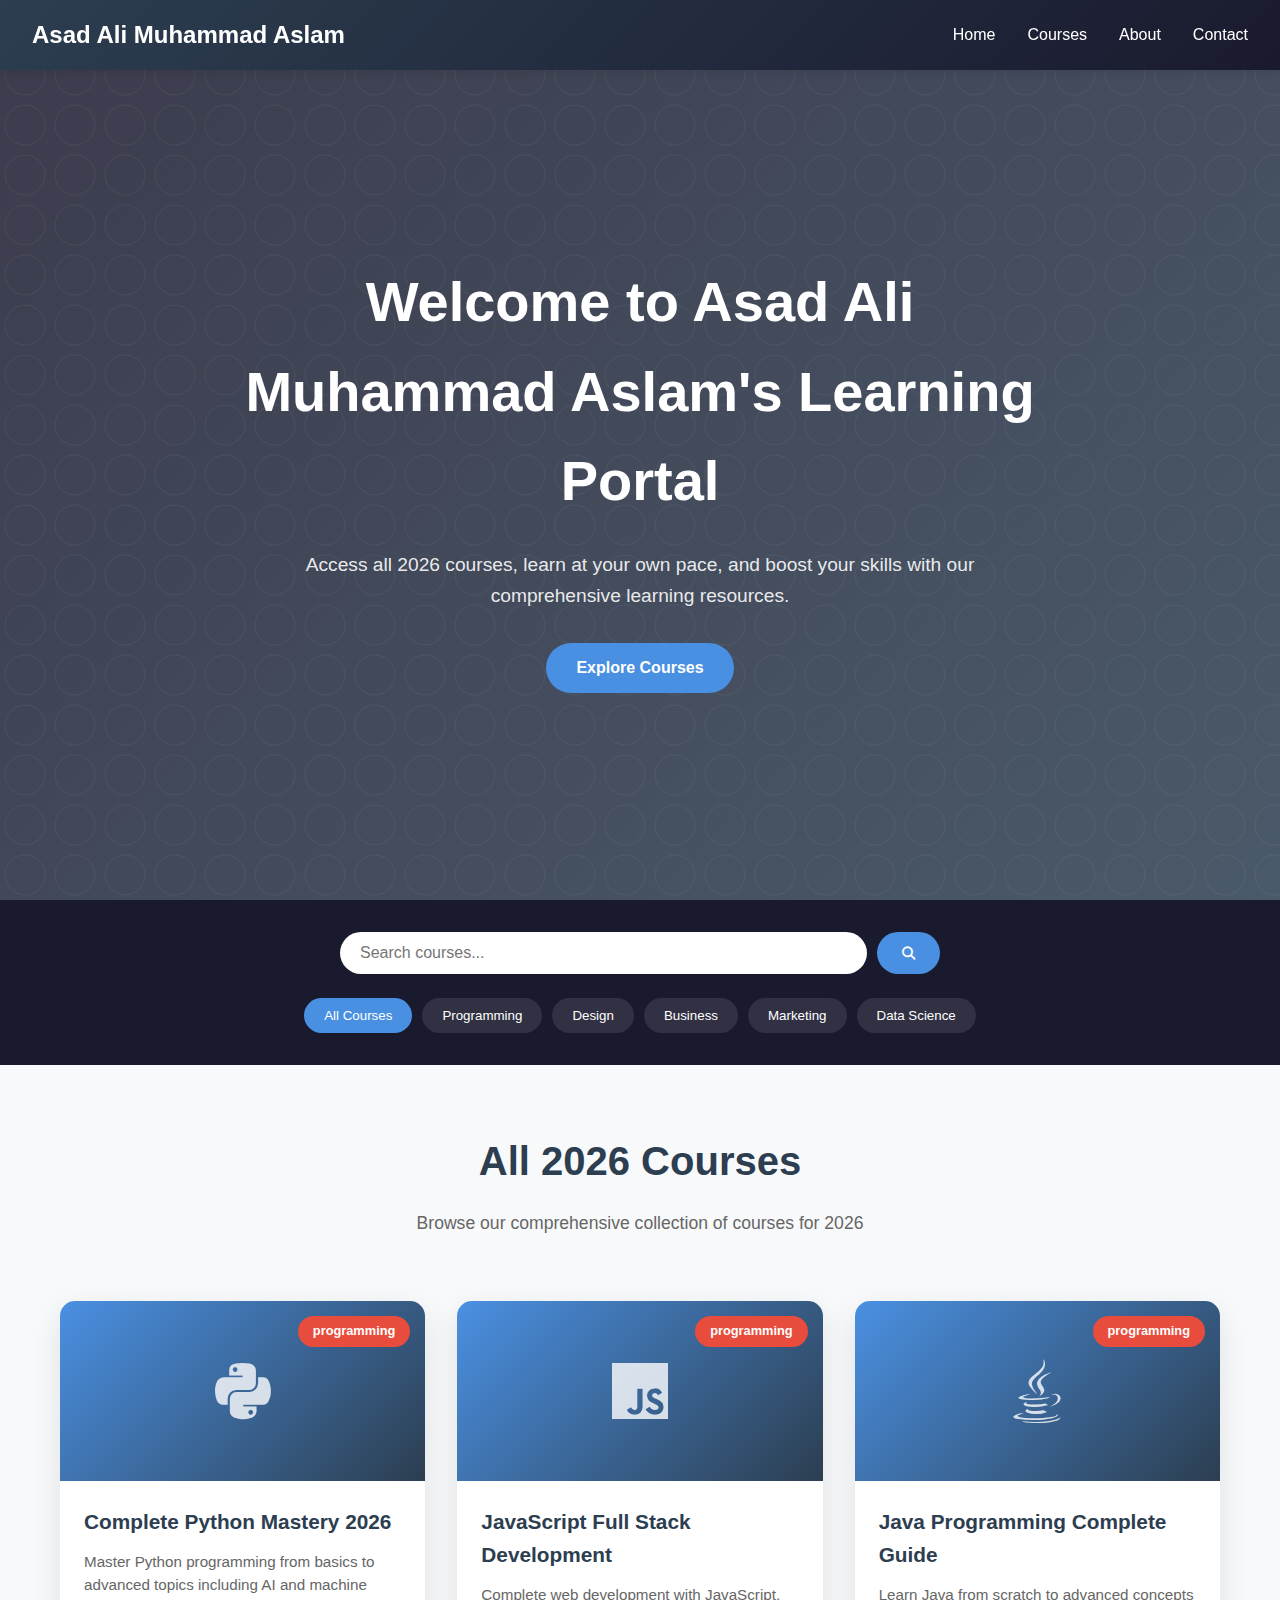
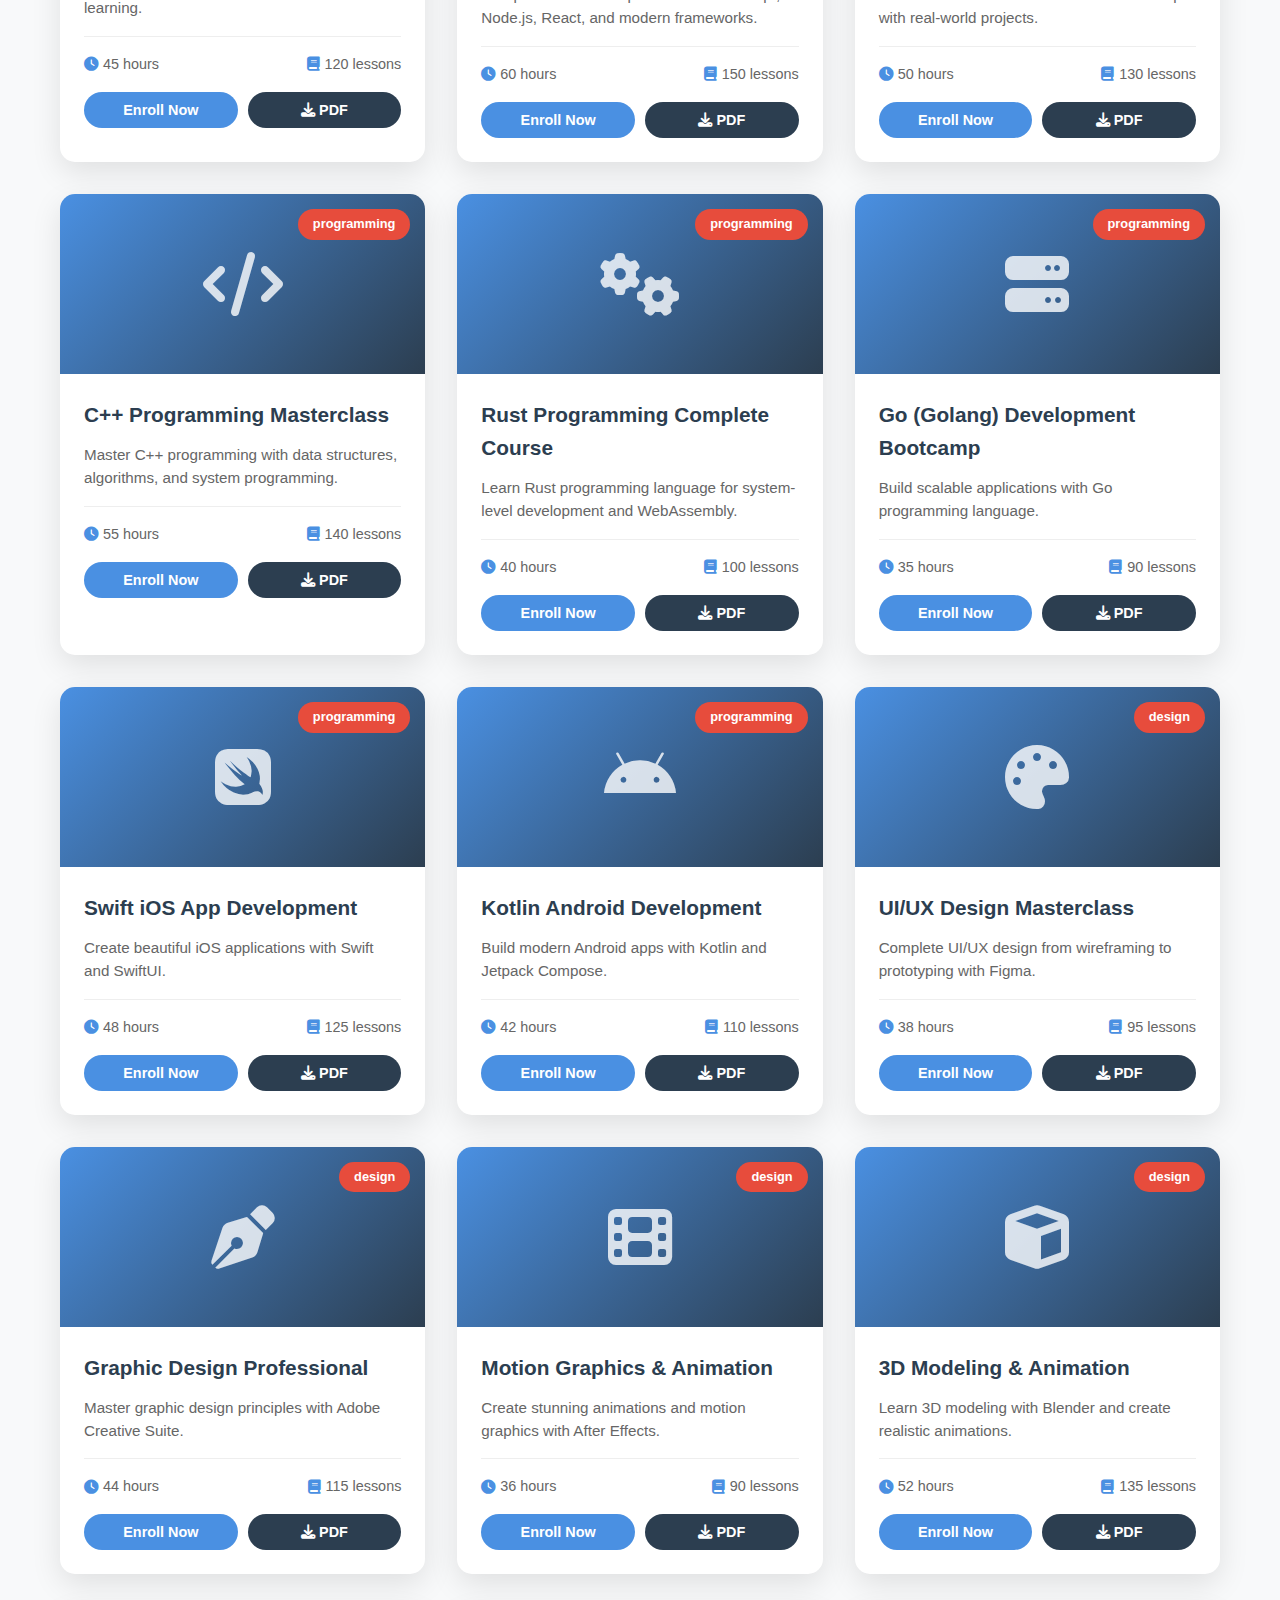
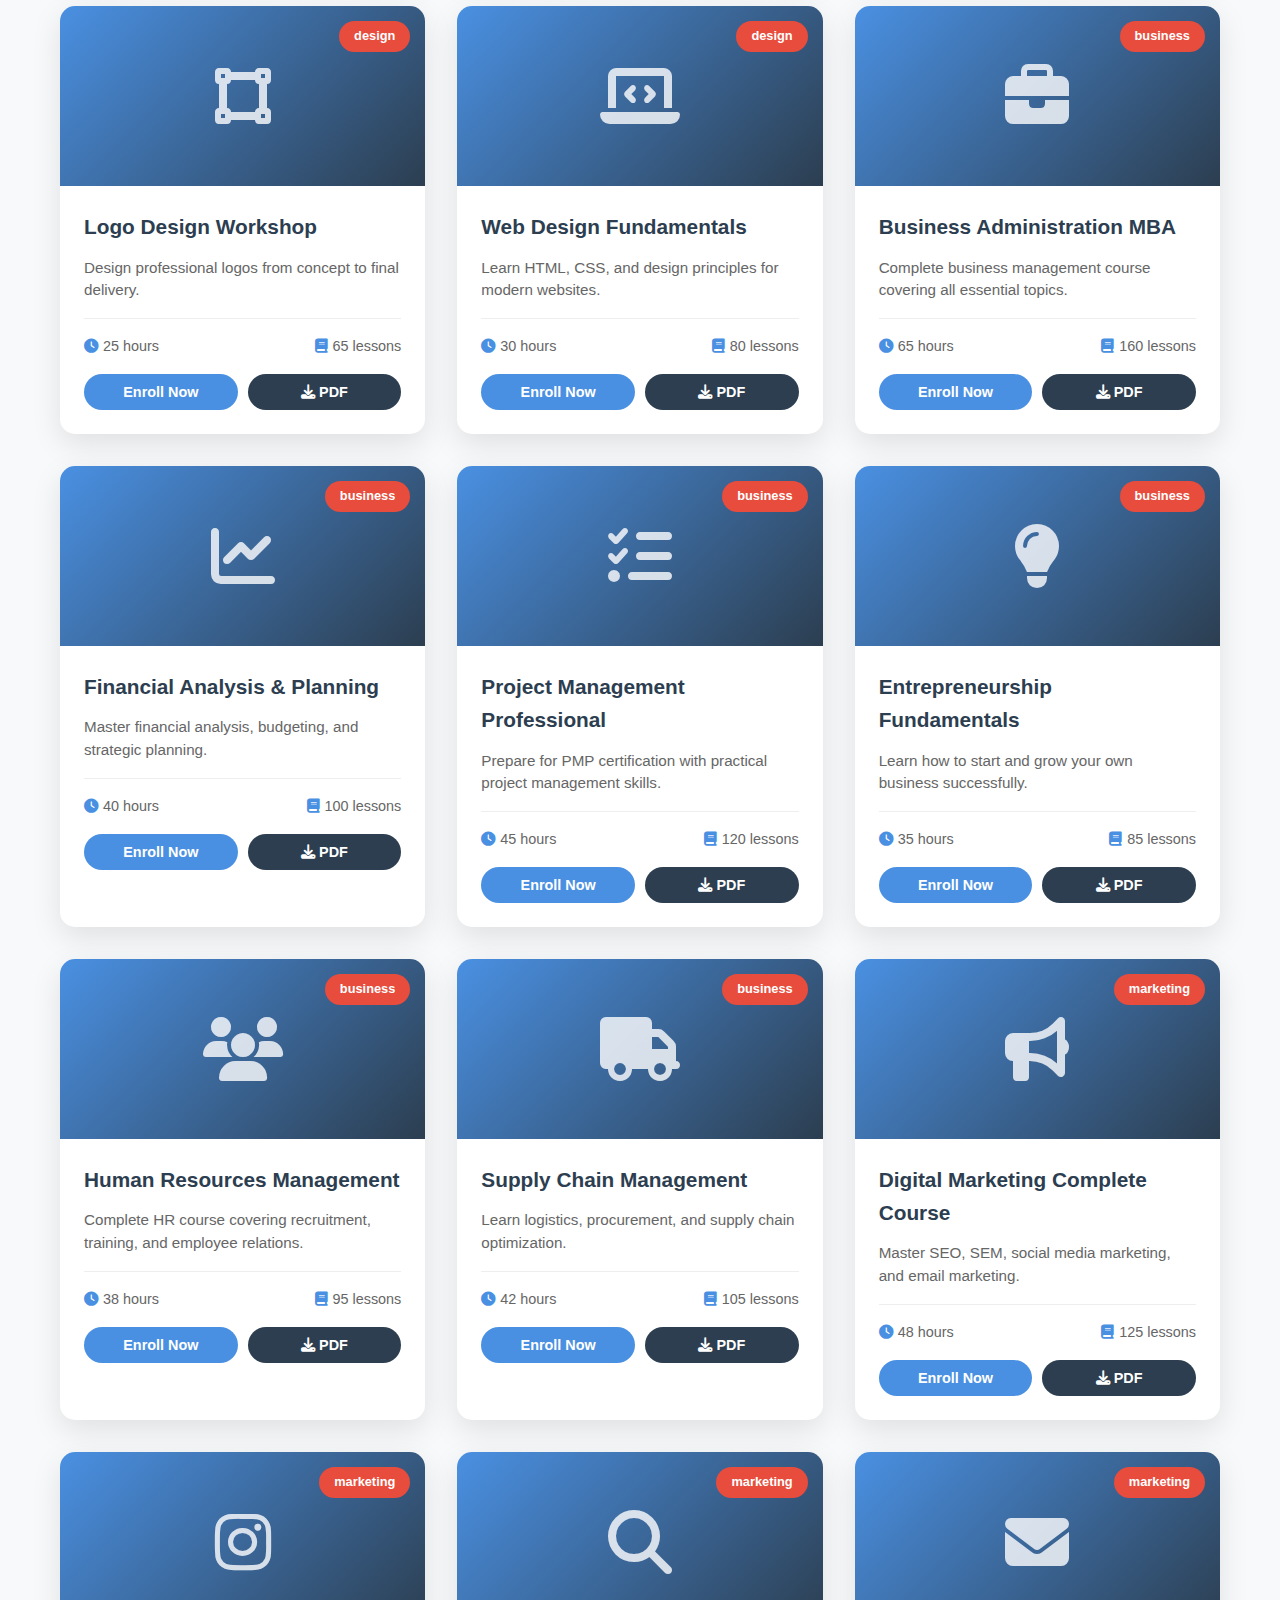
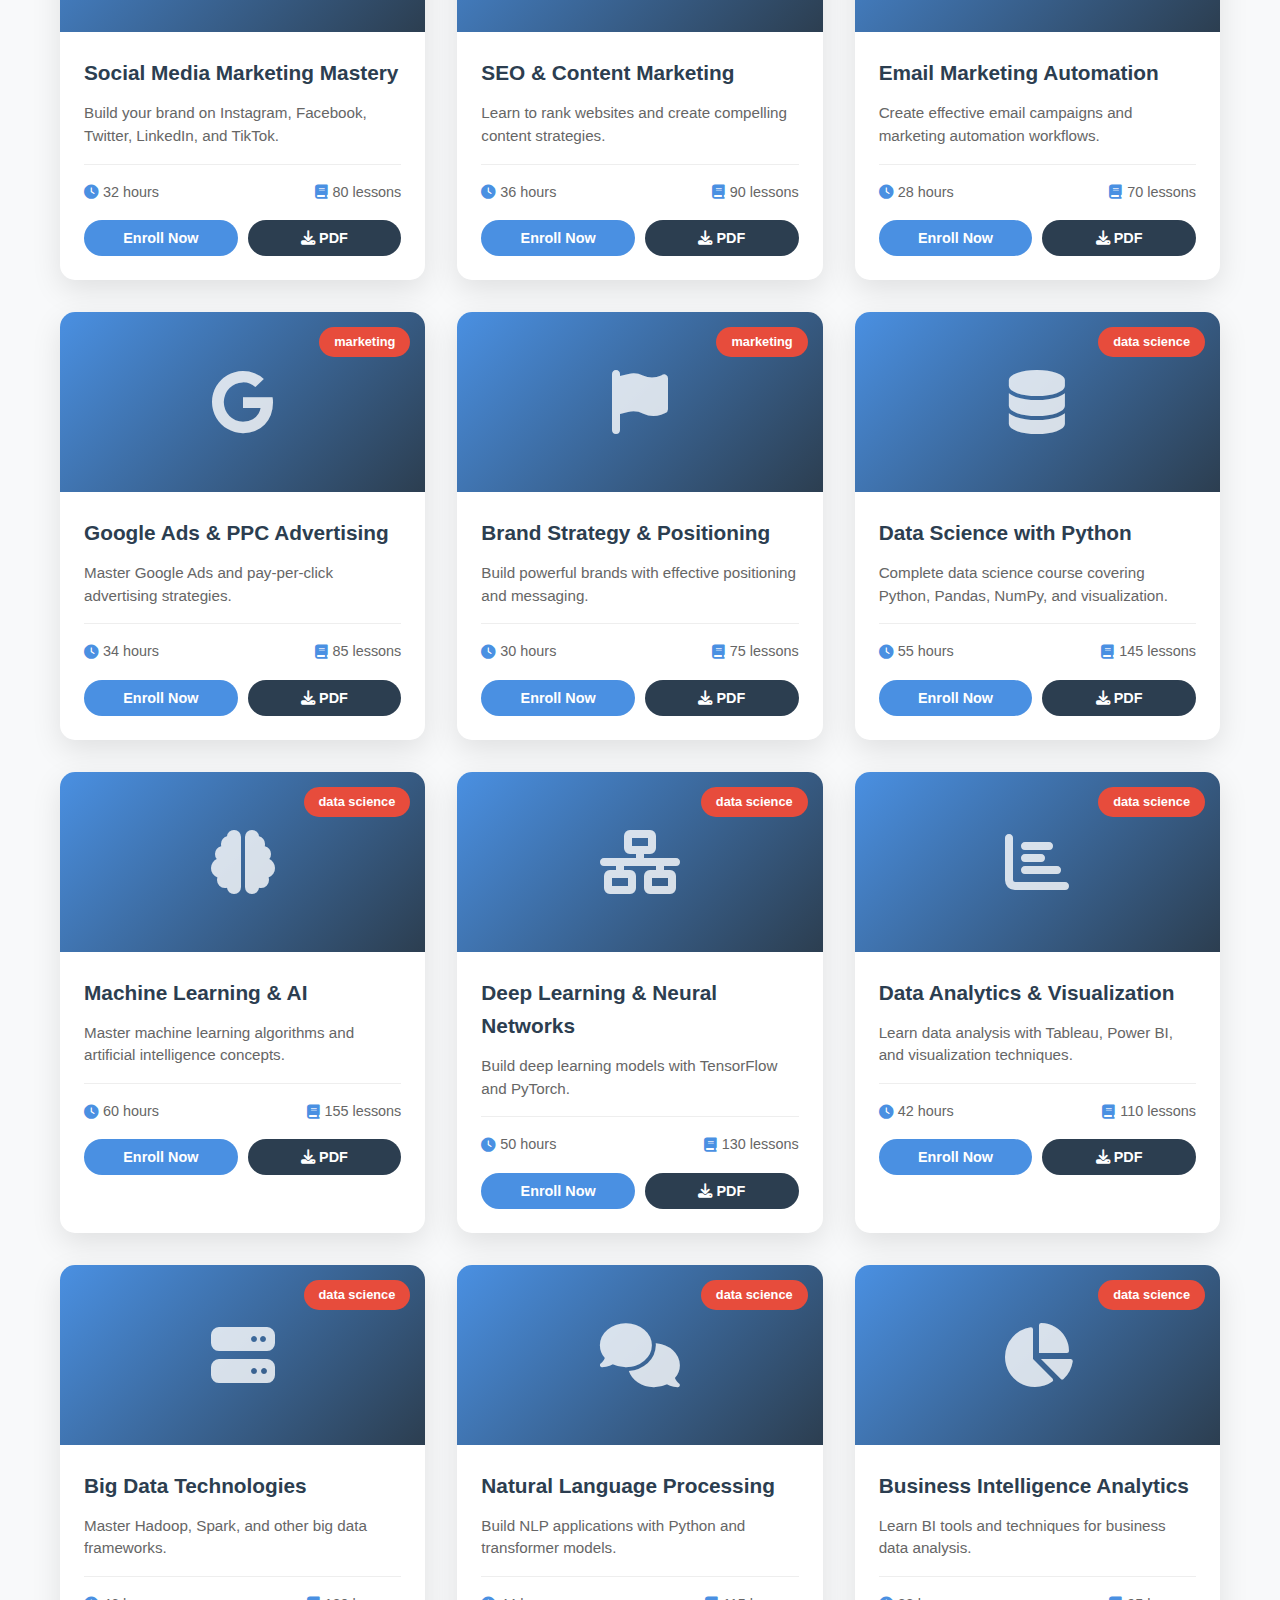
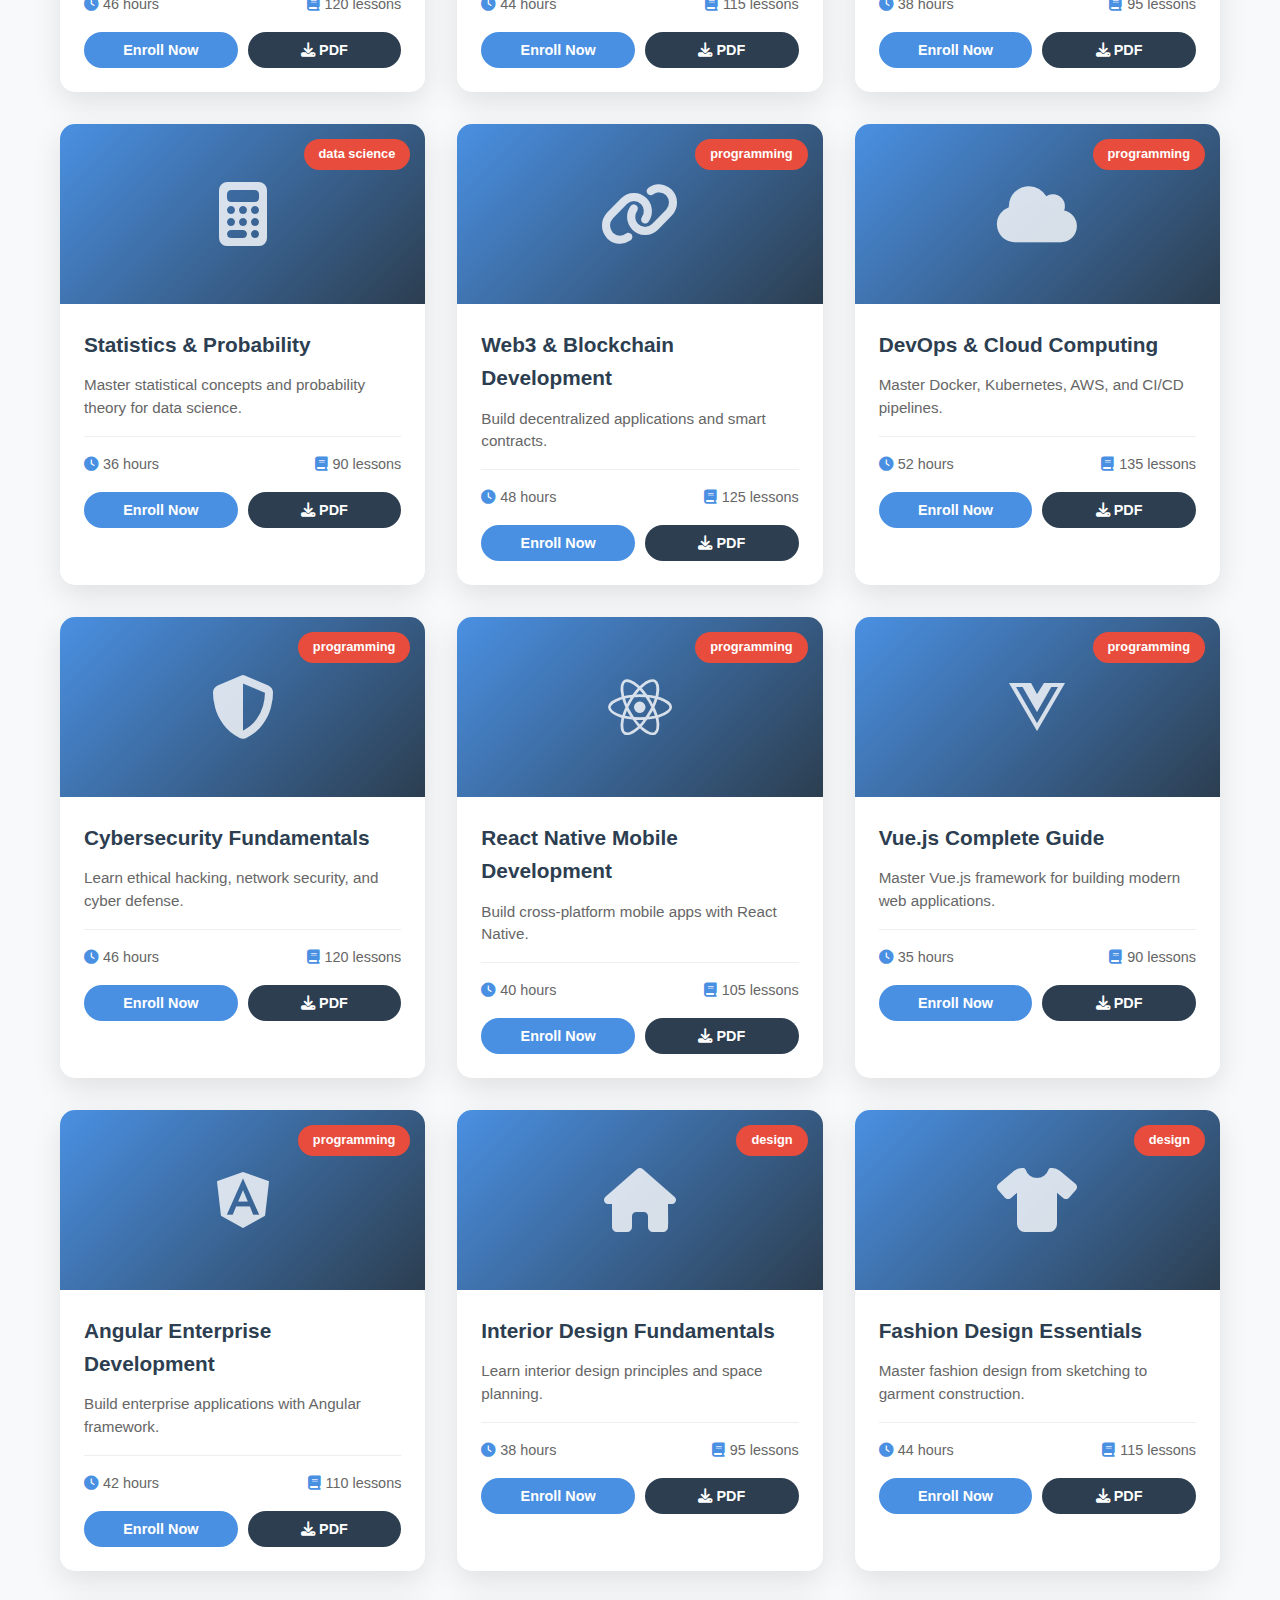
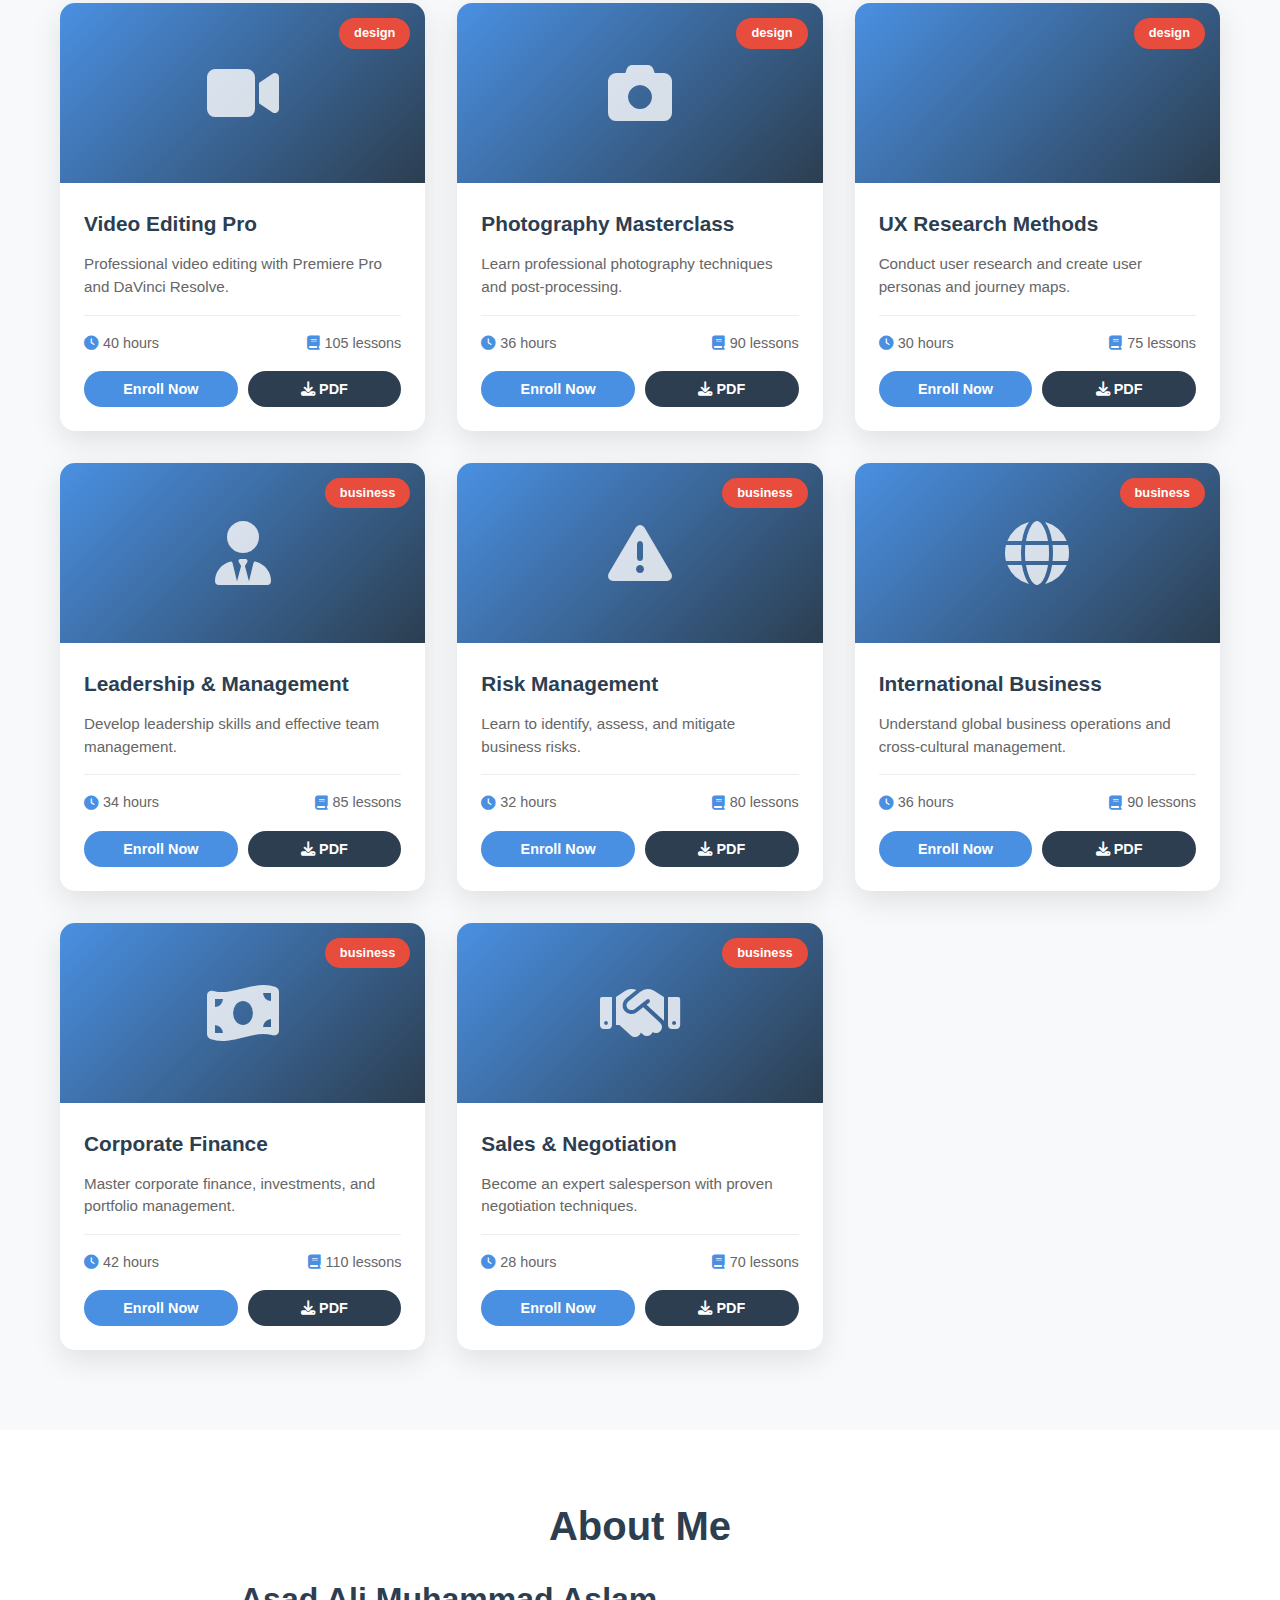
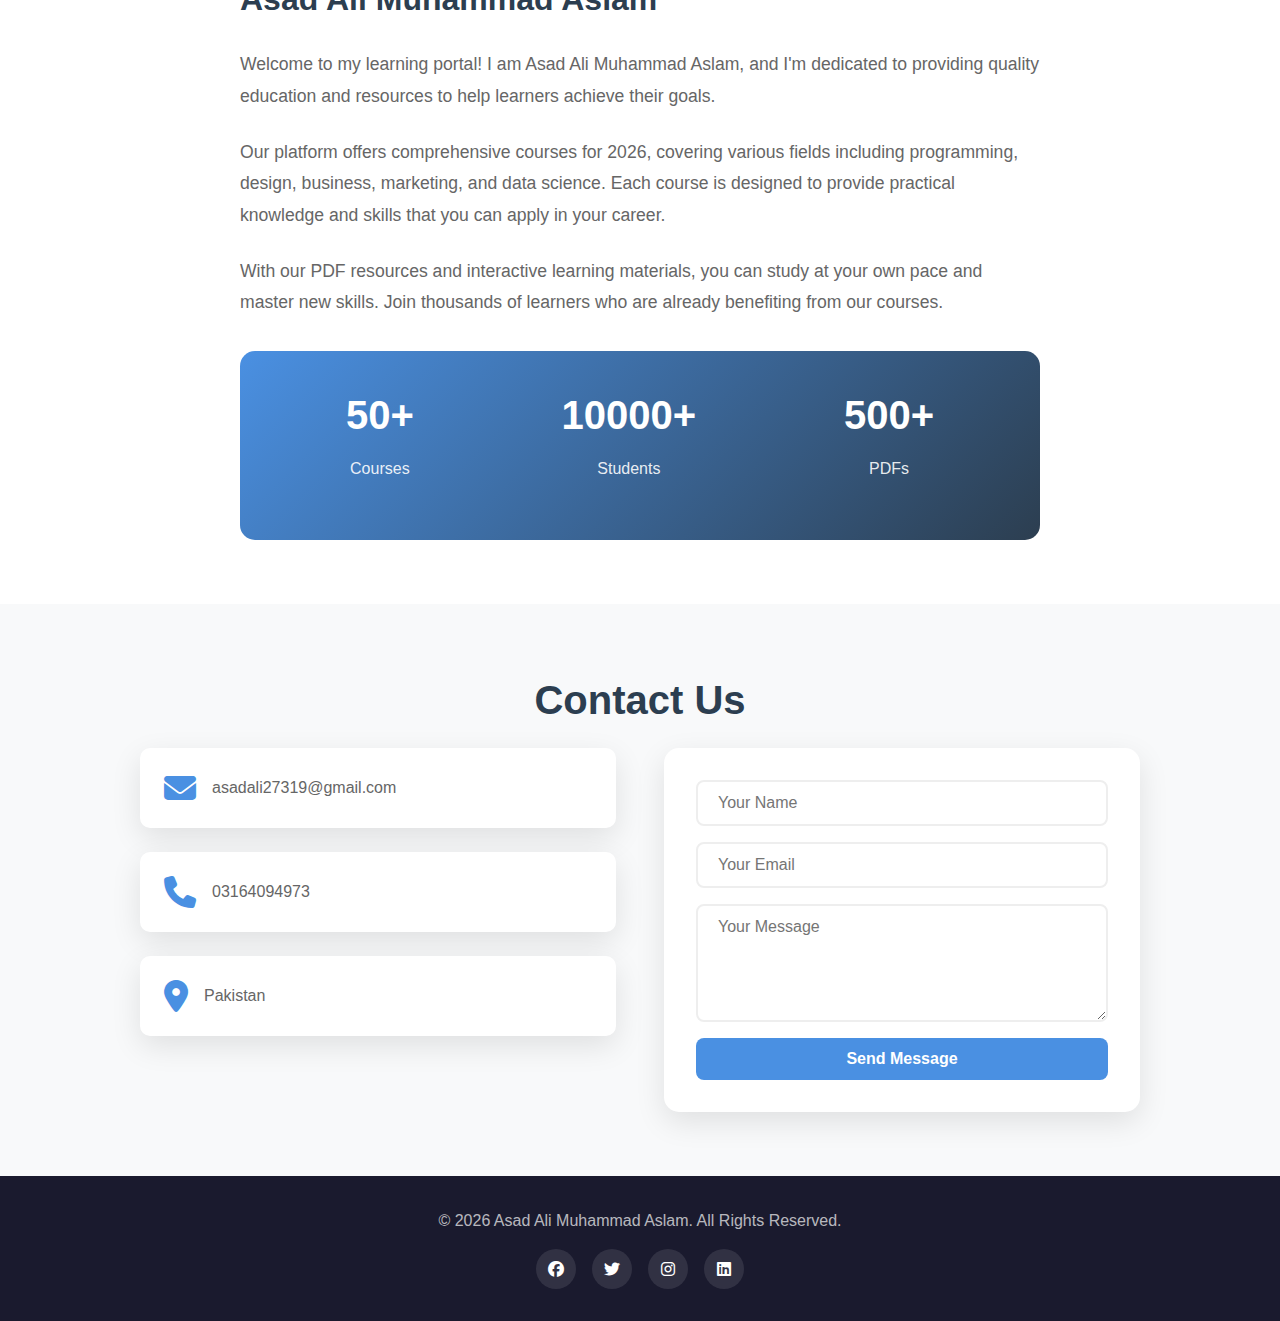
<file: index.html>
<!DOCTYPE html>
<html lang="en">
<head>
    <meta charset="UTF-8">
    <meta name="viewport" content="width=device-width, initial-scale=1.0">
    <title>Asad Ali Muhammad Aslam - 2026 Courses</title>
    
    <!-- Security Meta Tags -->
    <meta http-equiv="Content-Security-Policy" content="default-src 'self'; script-src 'self' 'unsafe-inline' https://cdnjs.cloudflare.com; style-src 'self' 'unsafe-inline' https://cdnjs.cloudflare.com; img-src 'self' data: https://images.unsplash.com; font-src 'self' https://cdnjs.cloudflare.com;">
    <meta http-equiv="X-Frame-Options" content="DENY">
    <meta http-equiv="X-Content-Type-Options" content="nosniff">
    <meta http-equiv="Referrer-Policy" content="strict-origin-when-cross-origin">
    <meta name="robots" content="noindex, nofollow">
    <meta name="viewport" content="width=device-width, initial-scale=1.0, maximum-scale=1.0, user-scalable=no">
    
    <link rel="stylesheet" href="style.css">
    <link rel="stylesheet" href="https://cdnjs.cloudflare.com/ajax/libs/font-awesome/6.4.0/css/all.min.css">
</head>
<body>
    <!-- Main Content -->
    <div id="mainContent">
    <!-- Navigation -->
    <nav class="navbar">
        <div class="logo">
            <h1>Asad Ali Muhammad Aslam</h1>
        </div>
        <ul class="nav-links">
            <li><a href="#home">Home</a></li>
            <li><a href="#courses">Courses</a></li>
            <li><a href="#about">About</a></li>
            <li><a href="#contact">Contact</a></li>
        </ul>
        <div class="hamburger">
            <i class="fas fa-bars"></i>
        </div>
    </nav>

    <!-- Hero Section -->
    <section id="home" class="hero">
        <div class="hero-content">
            <h1>Welcome to Asad Ali Muhammad Aslam's Learning Portal</h1>
            <p>Access all 2026 courses, learn at your own pace, and boost your skills with our comprehensive learning resources.</p>
            <a href="#courses" class="btn">Explore Courses</a>
        </div>
    </section>

    <!-- Search and Filter Section -->
    <section class="search-section">
        <div class="container">
            <div class="search-box">
                <input type="text" id="searchInput" placeholder="Search courses...">
                <button id="searchBtn"><i class="fas fa-search"></i></button>
            </div>
            <div class="filter-buttons">
                <button class="filter-btn active" data-category="all">All Courses</button>
                <button class="filter-btn" data-category="programming">Programming</button>
                <button class="filter-btn" data-category="design">Design</button>
                <button class="filter-btn" data-category="business">Business</button>
                <button class="filter-btn" data-category="marketing">Marketing</button>
                <button class="filter-btn" data-category="data-science">Data Science</button>
            </div>
        </div>
    </section>

    <!-- Courses Section -->
    <section id="courses" class="courses-section">
        <div class="container">
            <h2 class="section-title">All 2026 Courses</h2>
            <p class="section-subtitle">Browse our comprehensive collection of courses for 2026</p>
            <div id="coursesGrid" class="courses-grid">
                <!-- Courses will be dynamically inserted here -->
            </div>
        </div>
    </section>

    <!-- About Section -->
    <section id="about" class="about-section">
        <div class="container">
            <h2 class="section-title">About Me</h2>
            <div class="about-content">
                <div class="about-text">
                    <h3>Asad Ali Muhammad Aslam</h3>
                    <p>Welcome to my learning portal! I am Asad Ali Muhammad Aslam, and I'm dedicated to providing quality education and resources to help learners achieve their goals.</p>
                    <p>Our platform offers comprehensive courses for 2026, covering various fields including programming, design, business, marketing, and data science. Each course is designed to provide practical knowledge and skills that you can apply in your career.</p>
                    <p>With our PDF resources and interactive learning materials, you can study at your own pace and master new skills. Join thousands of learners who are already benefiting from our courses.</p>
                    <div class="about-stats">
                        <div class="stat">
                            <h4>50+</h4>
                            <p>Courses</p>
                        </div>
                        <div class="stat">
                            <h4>10000+</h4>
                            <p>Students</p>
                        </div>
                        <div class="stat">
                            <h4>500+</h4>
                            <p>PDFs</p>
                        </div>
                    </div>
                </div>
            </div>
        </div>
    </section>

    <!-- Contact Section -->
    <section id="contact" class="contact-section">
        <div class="container">
            <h2 class="section-title">Contact Us</h2>
            <div class="contact-content">
                <div class="contact-info">
                    <div class="contact-item">
                        <i class="fas fa-envelope"></i>
                        <p>asadali27319@gmail.com</p>
                    </div>
                    <div class="contact-item">
                        <i class="fas fa-phone"></i>
                        <p>03164094973</p>
                    </div>
                    <div class="contact-item">
                        <i class="fas fa-map-marker-alt"></i>
                        <p>Pakistan</p>
                    </div>
                </div>
                <form class="contact-form" id="contactForm">
                    <input type="text" placeholder="Your Name" required>
                    <input type="email" placeholder="Your Email" required>
                    <textarea placeholder="Your Message" rows="5" required></textarea>
                    <button type="submit" class="btn">Send Message</button>
                </form>
            </div>
        </div>
    </section>

    <!-- Footer -->
    <footer class="footer">
        <div class="container">
            <p>&copy; 2026 Asad Ali Muhammad Aslam. All Rights Reserved.</p>
            <div class="social-links">
                <a href="#"><i class="fab fa-facebook"></i></a>
                <a href="#"><i class="fab fa-twitter"></i></a>
                <a href="#"><i class="fab fa-instagram"></i></a>
                <a href="#"><i class="fab fa-linkedin"></i></a>
            </div>
        </div>
    </footer>

    </div> <!-- End of mainContent -->
    
    <script src="script.js"></script>
</body>
</html>
</file>
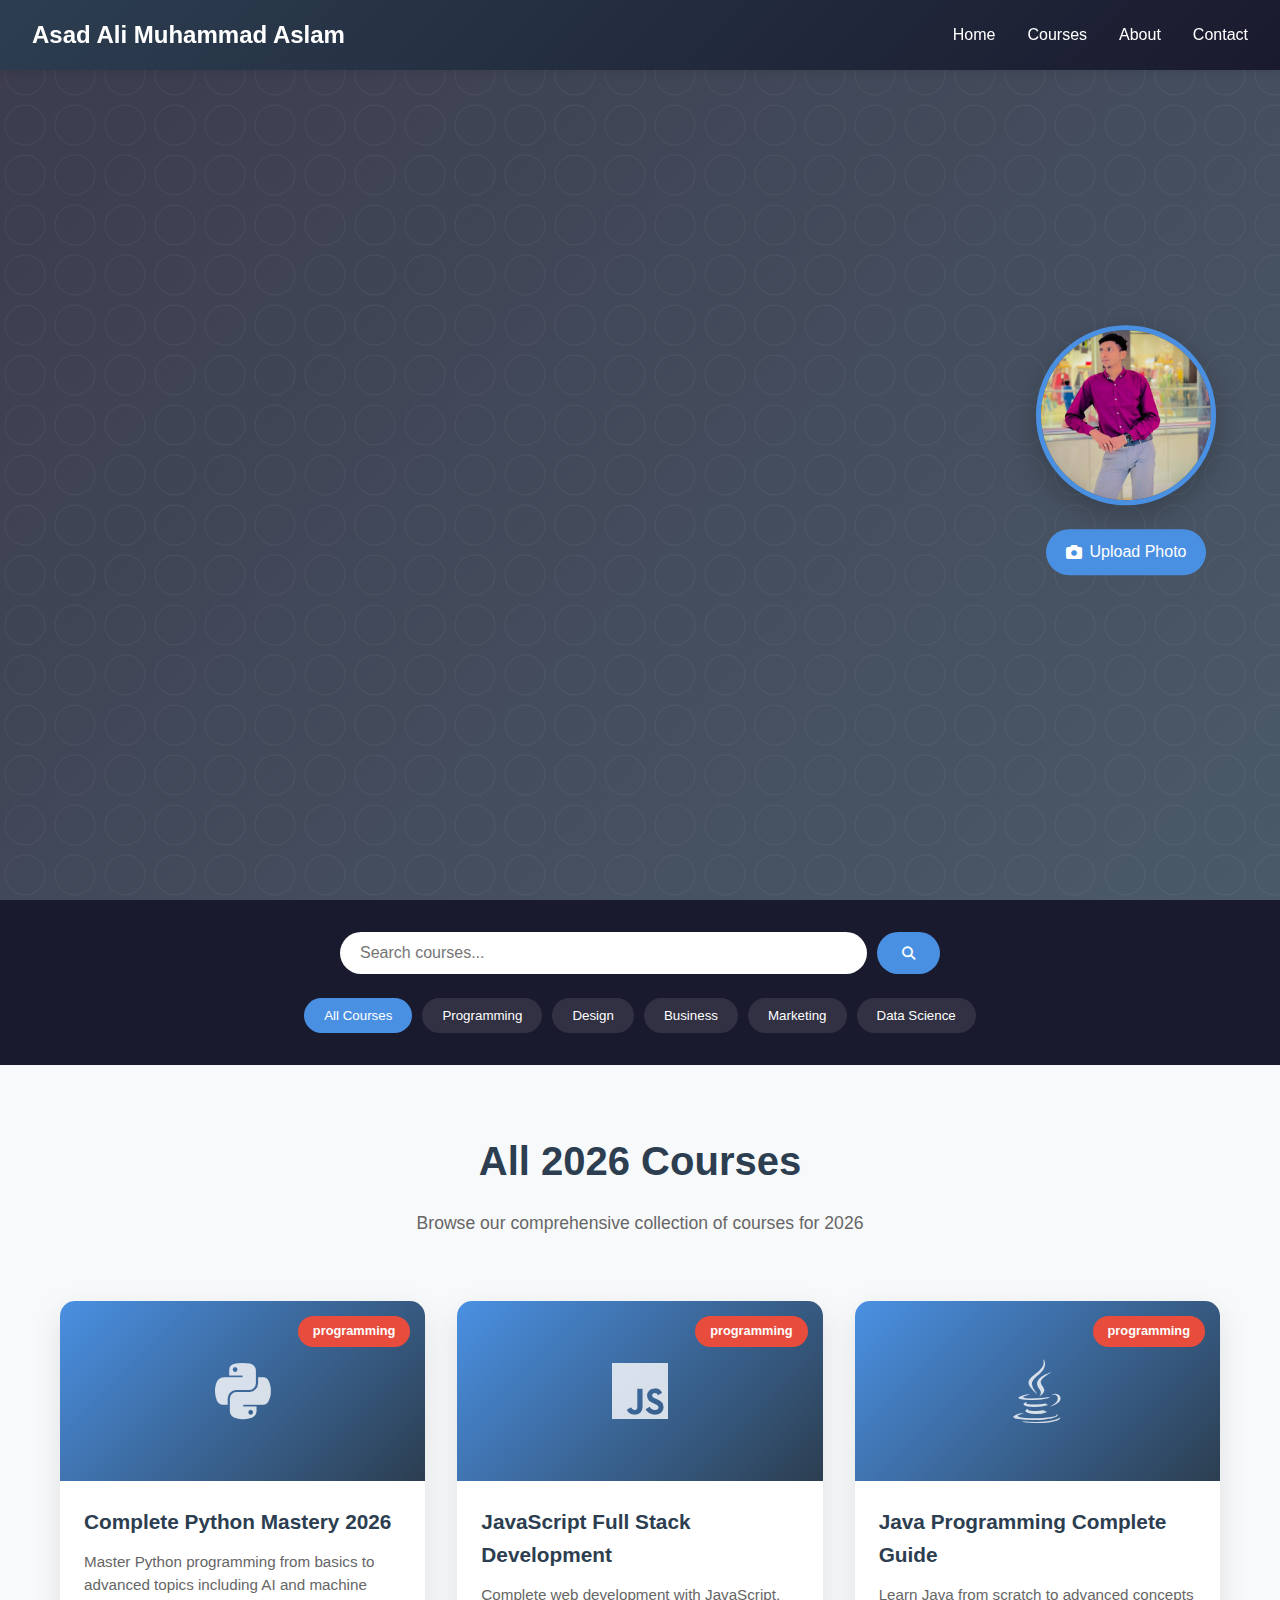
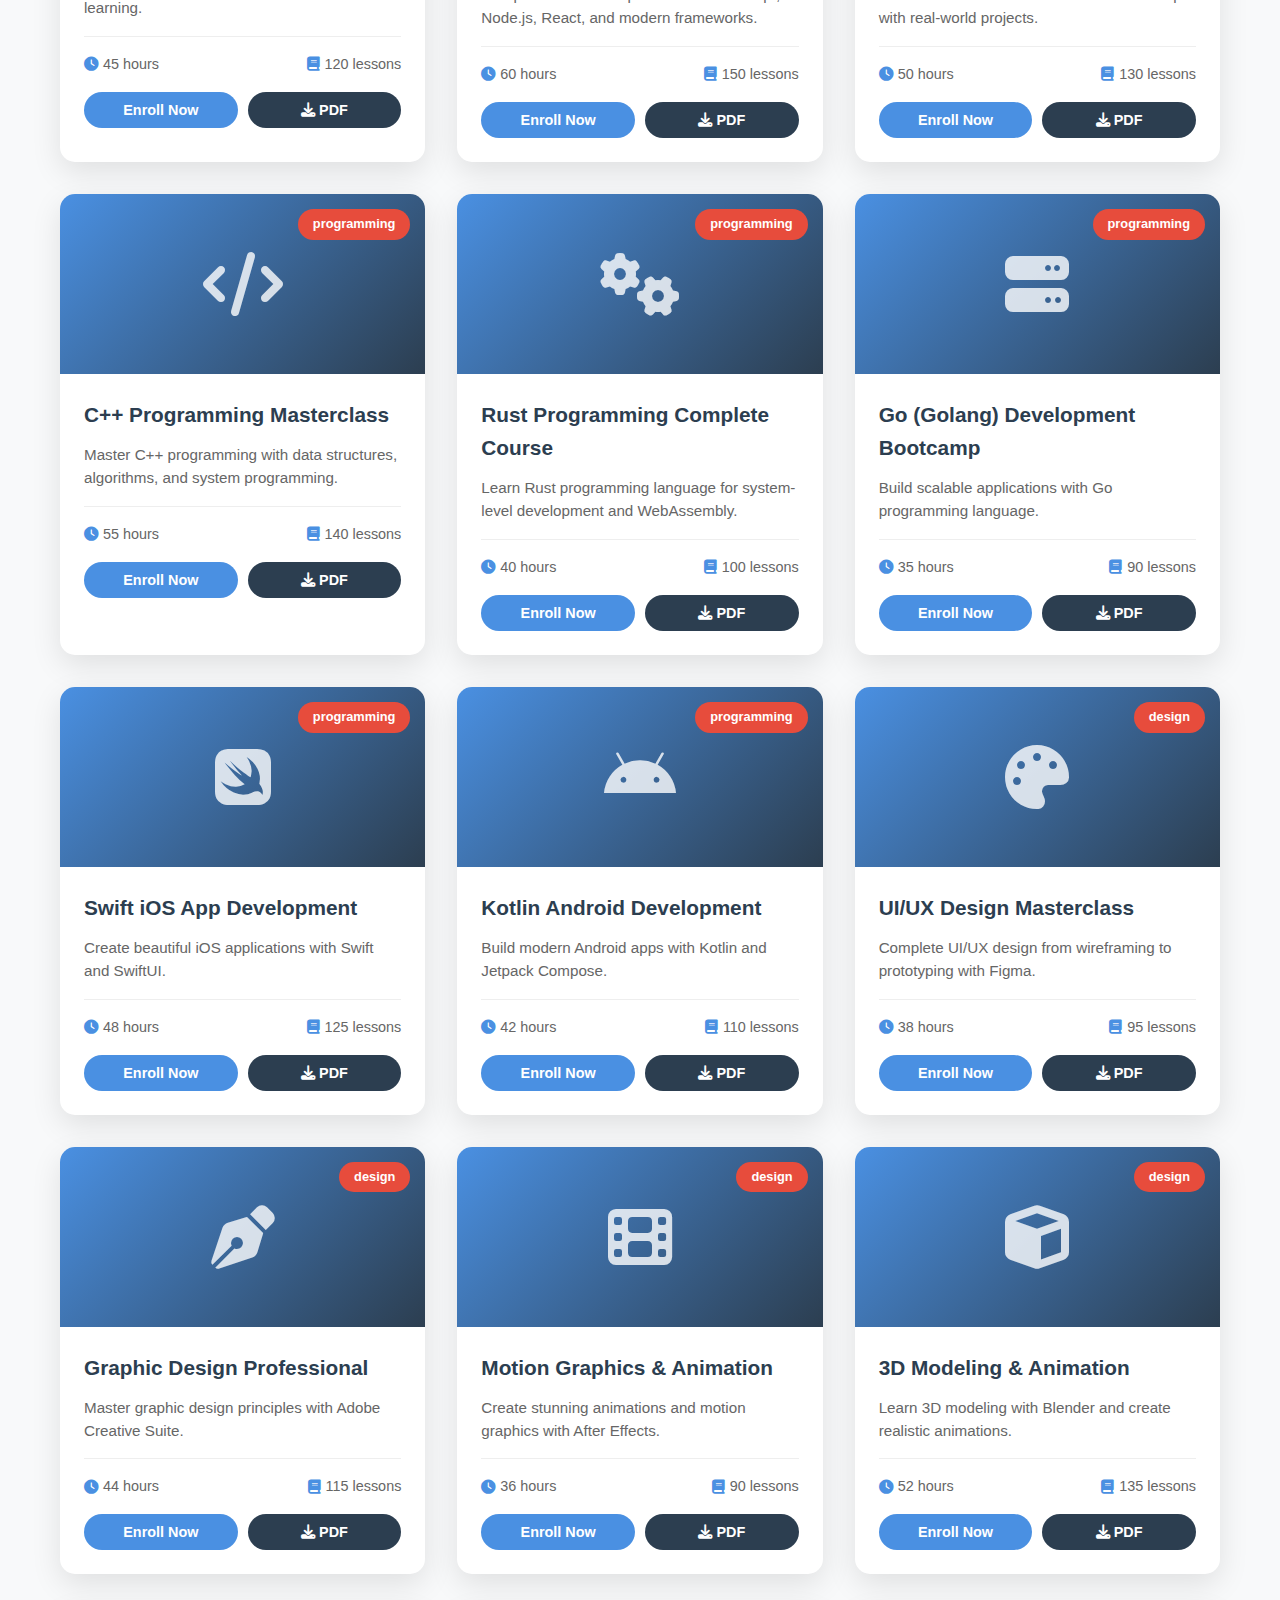
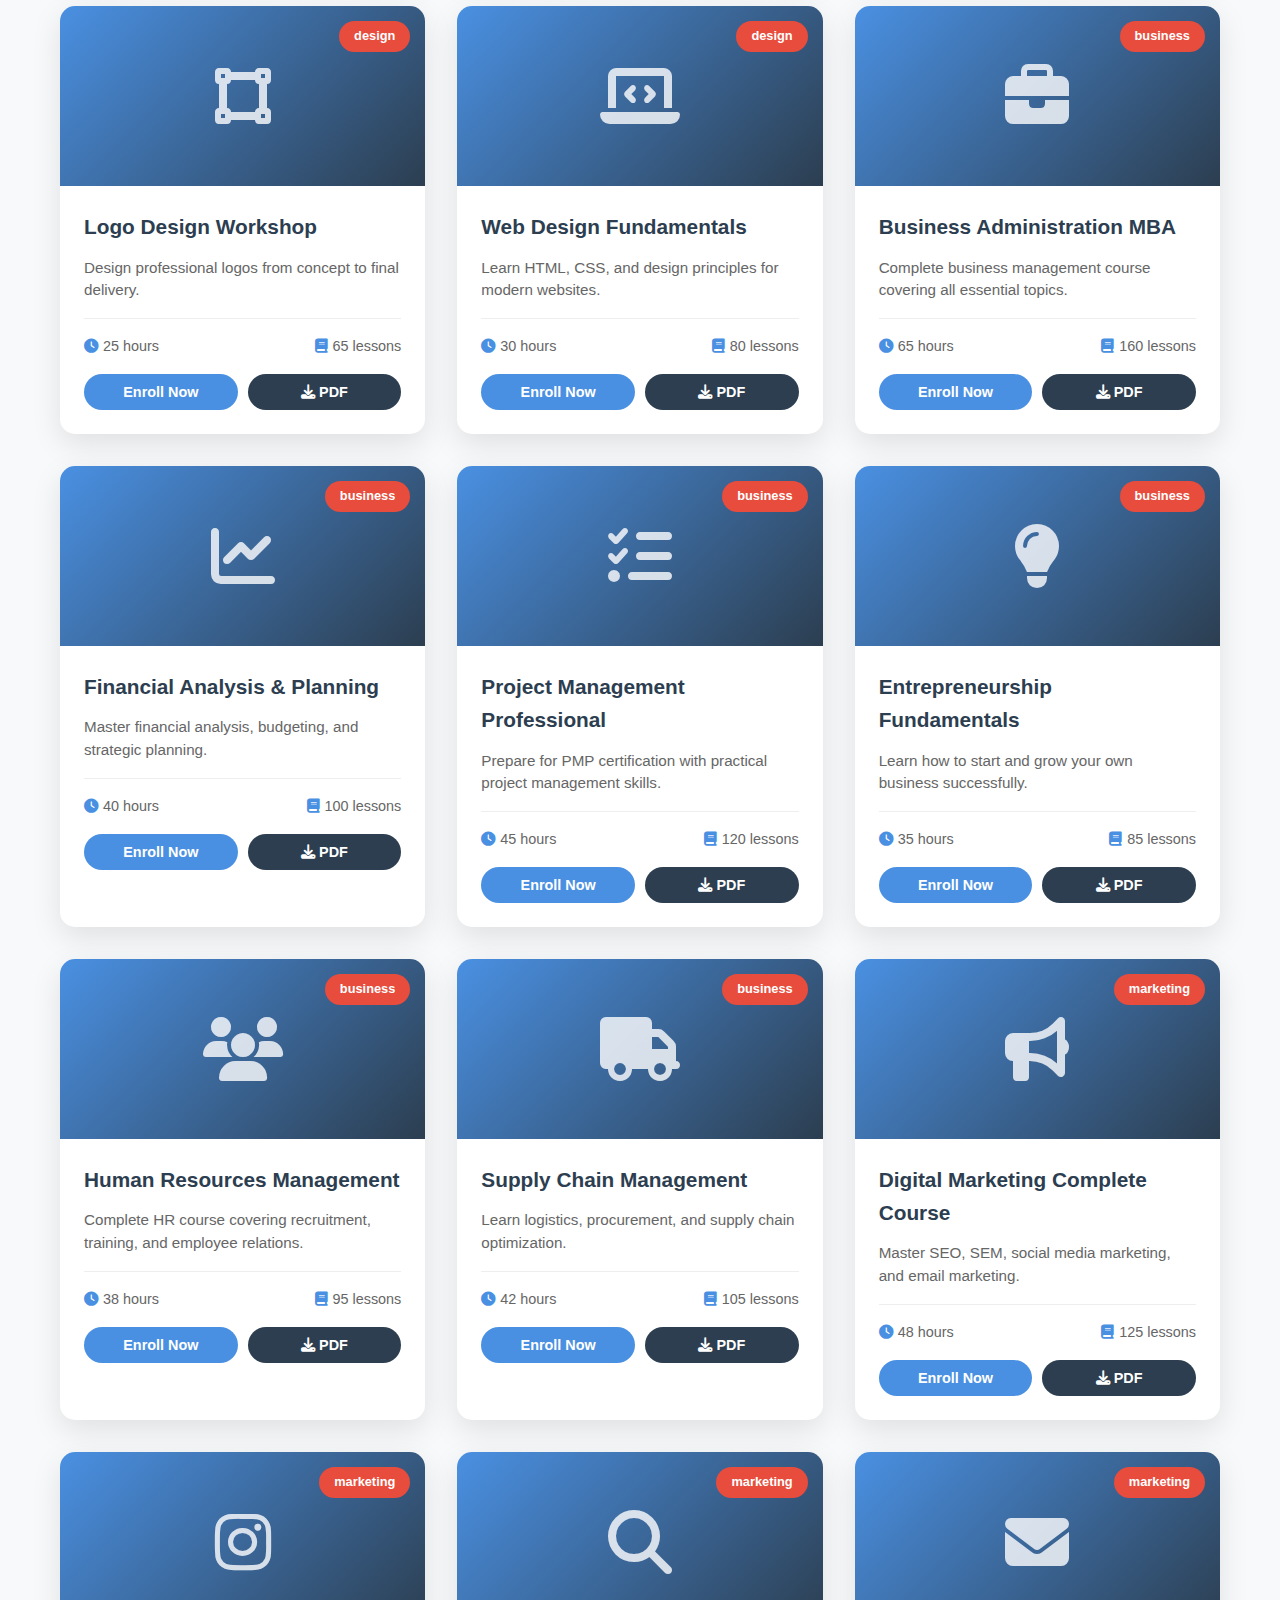
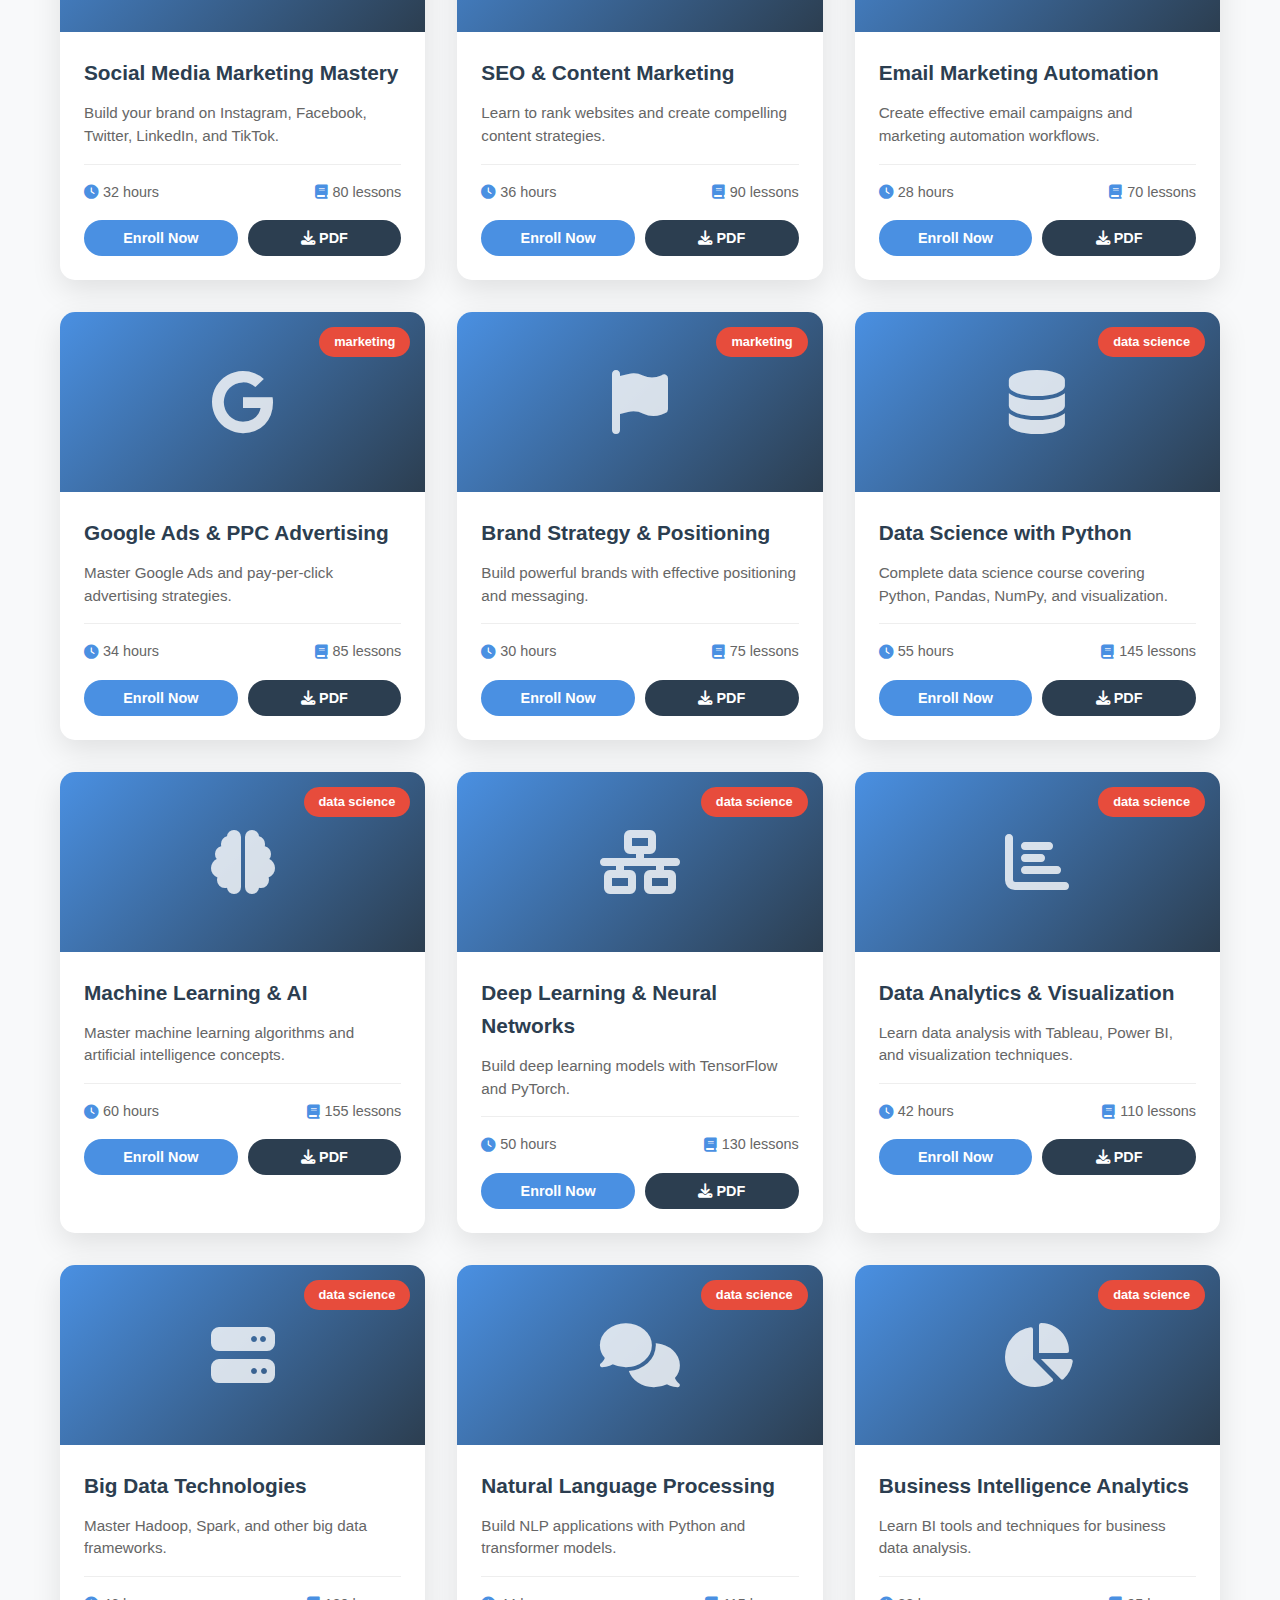
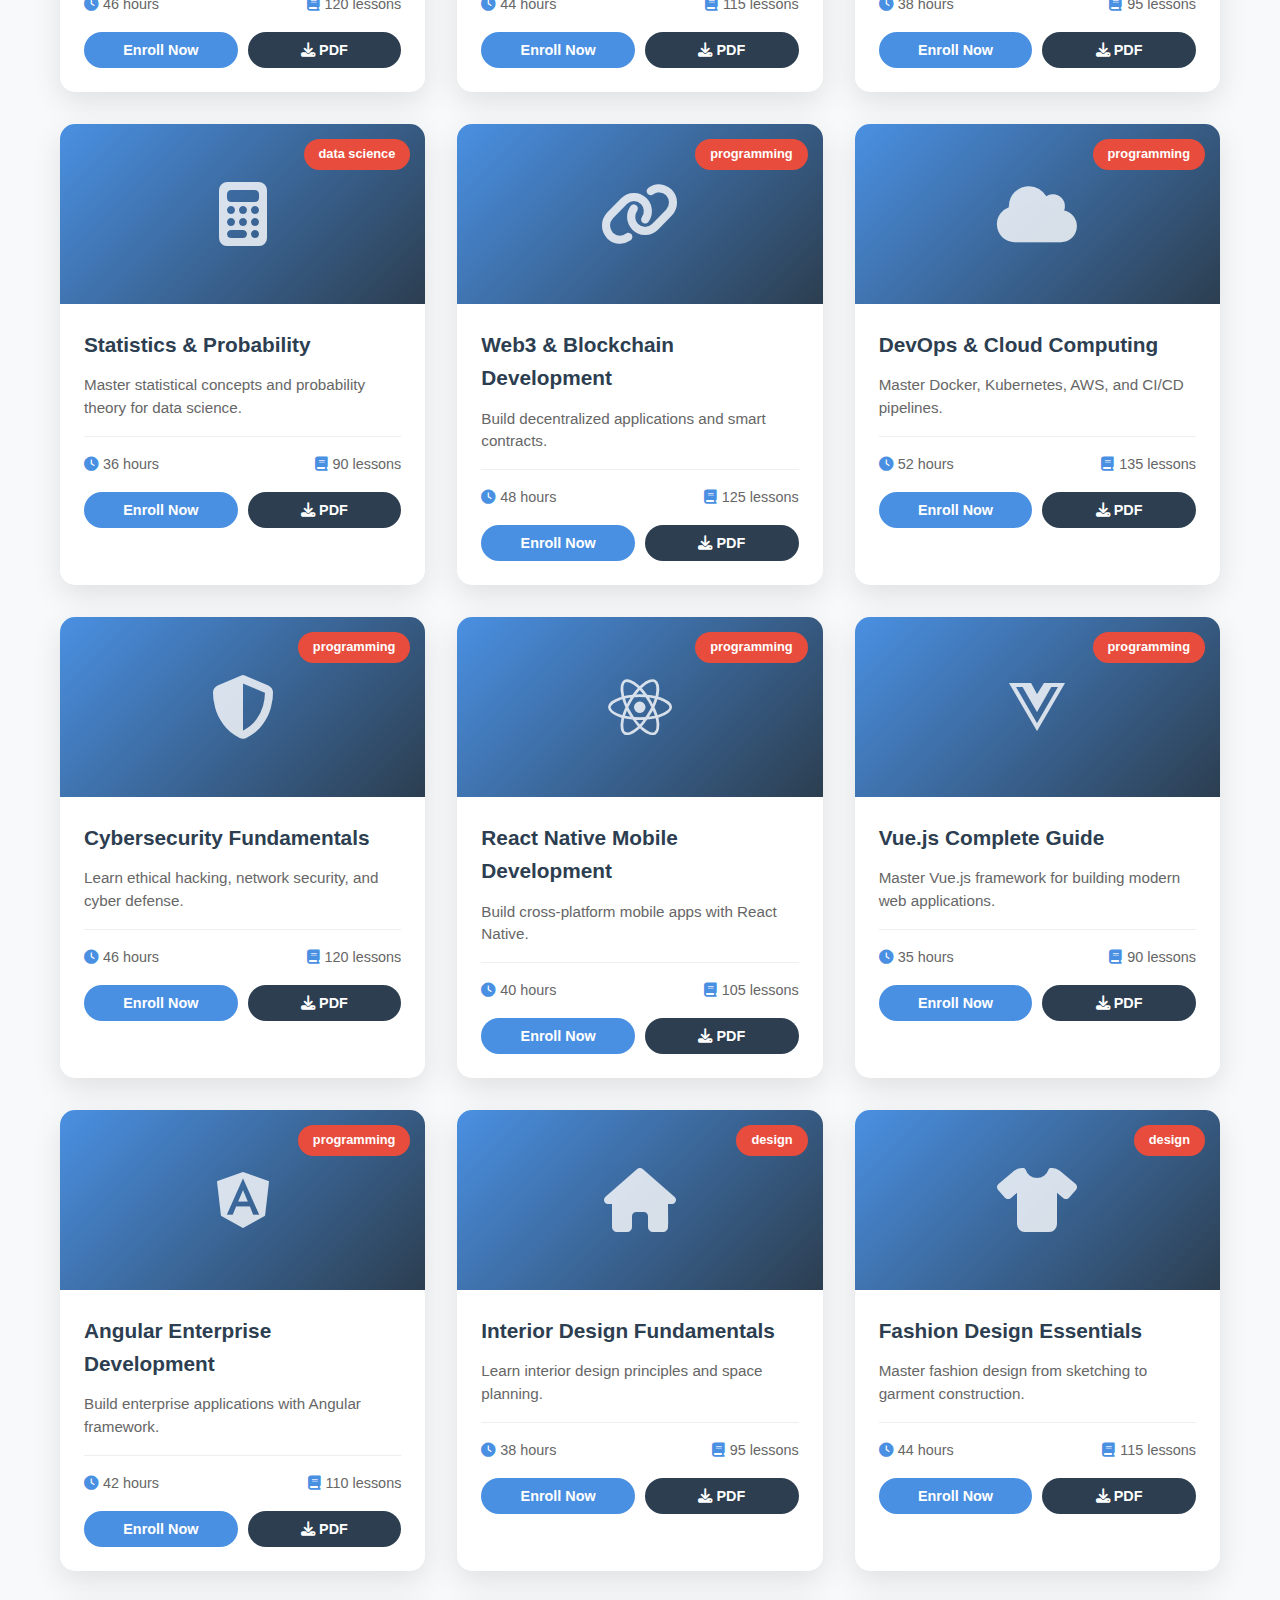
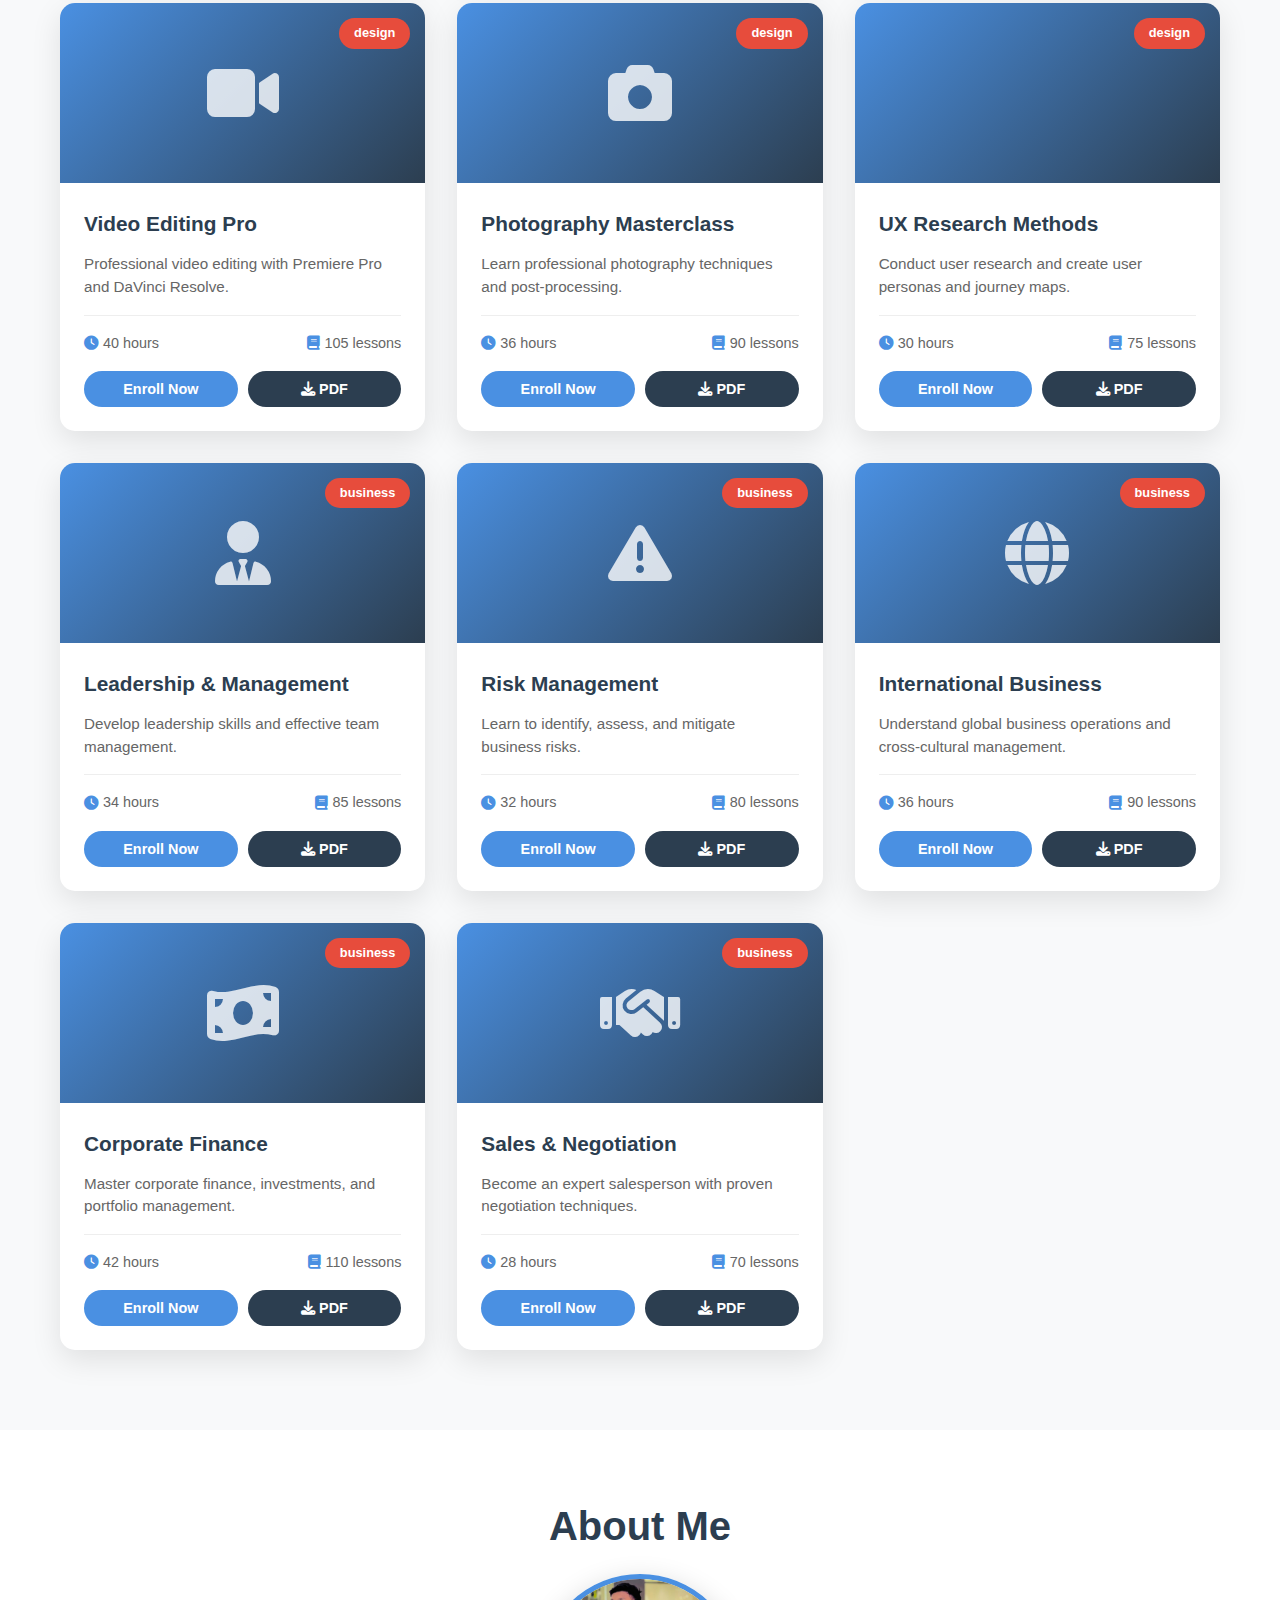
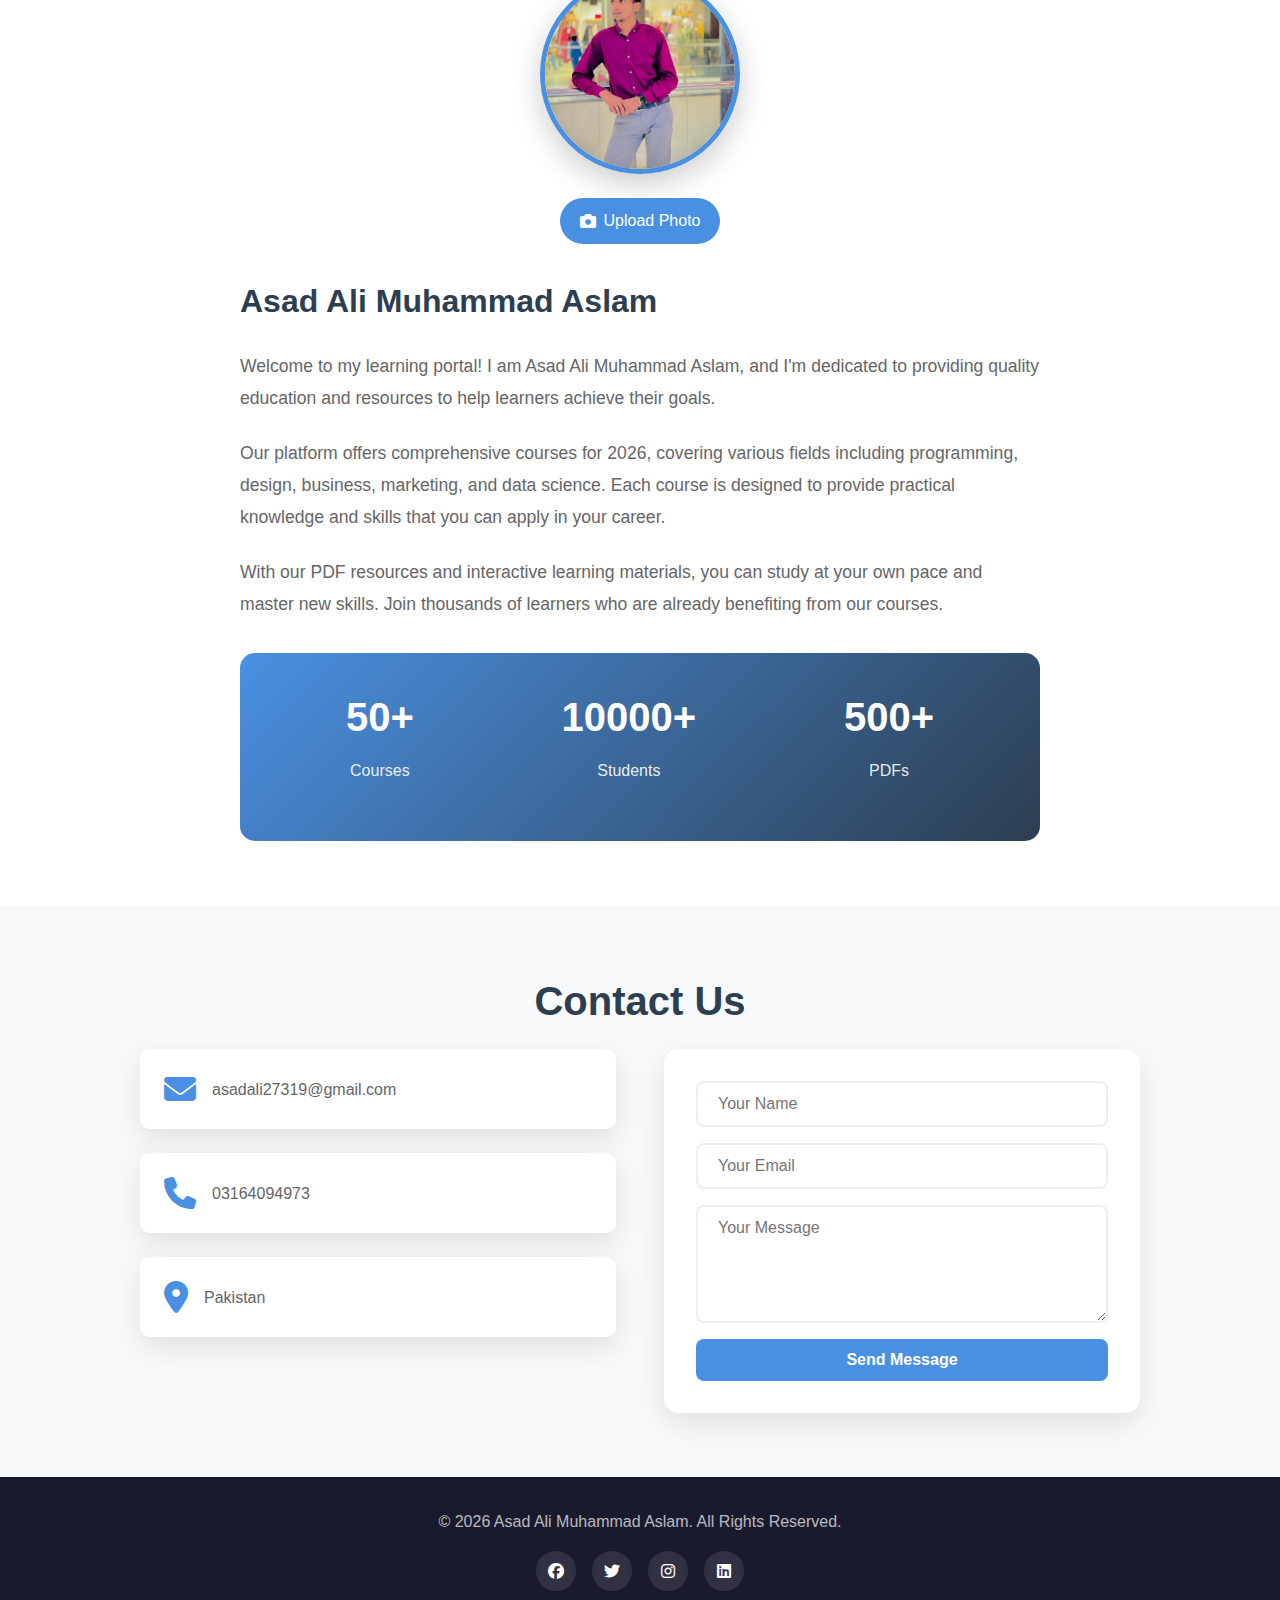
<file: vscode2/index.html>
<!DOCTYPE html>
<html lang="en">
<head>
    <meta charset="UTF-8">
    <meta name="viewport" content="width=device-width, initial-scale=1.0">
    <title>Asad Ali Muhammad Aslam - 2026 Courses</title>
    
    <!-- Security Meta Tags -->
    <meta http-equiv="Content-Security-Policy" content="default-src 'self'; script-src 'self' 'unsafe-inline' https://cdnjs.cloudflare.com; style-src 'self' 'unsafe-inline' https://cdnjs.cloudflare.com; img-src 'self' data: https://images.unsplash.com; font-src 'self' https://cdnjs.cloudflare.com;">
    <meta http-equiv="X-Frame-Options" content="DENY">
    <meta http-equiv="X-Content-Type-Options" content="nosniff">
    <meta http-equiv="Referrer-Policy" content="strict-origin-when-cross-origin">
    <meta name="robots" content="noindex, nofollow">
    <meta name="viewport" content="width=device-width, initial-scale=1.0, maximum-scale=1.0, user-scalable=no">
    
    <link rel="stylesheet" href="style.css">
    <link rel="stylesheet" href="https://cdnjs.cloudflare.com/ajax/libs/font-awesome/6.4.0/css/all.min.css">
</head>
<body>
    <!-- Main Content -->
    <div id="mainContent">
    <!-- Navigation -->
    <nav class="navbar">
        <div class="logo">
            <h1>Asad Ali Muhammad Aslam</h1>
        </div>
        <ul class="nav-links">
            <li><a href="#home">Home</a></li>
            <li><a href="#courses">Courses</a></li>
            <li><a href="#about">About</a></li>
            <li><a href="#contact">Contact</a></li>
        </ul>
        <div class="hamburger">
            <i class="fas fa-bars"></i>
        </div>
    </nav>

    <!-- Hero Section -->
    <section id="home" class="hero">
        <div class="profile-image-container">
    <div class="profile-image" id="profileImage">
        <img src="asad.jpg" alt="Asad Ali Muhammad Aslam" class="profile-img">
    </div>
    <div class="profile-upload-controls">
        <input type="file" id="profileImageInput" accept="image/*" class="profile-upload-input">
        <label for="profileImageInput" class="profile-upload-btn">
            <i class="fas fa-camera"></i> Upload Photo
        </label>
    </div>
</div>

        </div>
    </section>

    <!-- Search and Filter Section -->
    <section class="search-section">
        <div class="container">
            <div class="search-box">
                <input type="text" id="searchInput" placeholder="Search courses...">
                <button id="searchBtn"><i class="fas fa-search"></i></button>
            </div>
            <div class="filter-buttons">
                <button class="filter-btn active" data-category="all">All Courses</button>
                <button class="filter-btn" data-category="programming">Programming</button>
                <button class="filter-btn" data-category="design">Design</button>
                <button class="filter-btn" data-category="business">Business</button>
                <button class="filter-btn" data-category="marketing">Marketing</button>
                <button class="filter-btn" data-category="data-science">Data Science</button>
            </div>
        </div>
    </section>

    <!-- Courses Section -->
    <section id="courses" class="courses-section">
        <div class="container">
            <h2 class="section-title">All 2026 Courses</h2>
            <p class="section-subtitle">Browse our comprehensive collection of courses for 2026</p>
            <div id="coursesGrid" class="courses-grid">
                <!-- Courses will be dynamically inserted here -->
            </div>
        </div>
    </section>

    <!-- About Section -->
    <section id="about" class="about-section">
        <div class="container">
            <h2 class="section-title">About Me</h2>
            <div class="about-content">
                <div class="about-profile">
                    <div class="prwebsite apload karnay kai bad agar about mai apni picture lagani ho to wo oding mojay generate kar kai do jis sai mai about mai apni pick lagaa sakhao or is ko add kar do is maiofile-image-container">
<div class="profile-image" id="profileImage">
                            <img src="asad.jpg" alt="Asad Ali Muhammad Aslam" class="profile-img">
                        </div>
                        <div class="profile-upload-controls">
                            <input type="file" id="profileImageInput" accept="image/*" class="profile-upload-input">
                            <label for="profileImageInput" class="profile-upload-btn">
                                <i class="fas fa-camera"></i> Upload Photo
                            </label>
                        </div>
                    </div>
                </div>
                <div class="about-text">
                    <h3>Asad Ali Muhammad Aslam</h3>
                    <p>Welcome to my learning portal! I am Asad Ali Muhammad Aslam, and I'm dedicated to providing quality education and resources to help learners achieve their goals.</p>
                    <p>Our platform offers comprehensive courses for 2026, covering various fields including programming, design, business, marketing, and data science. Each course is designed to provide practical knowledge and skills that you can apply in your career.</p>
                    <p>With our PDF resources and interactive learning materials, you can study at your own pace and master new skills. Join thousands of learners who are already benefiting from our courses.</p>
                    <div class="about-stats">
                        <div class="stat">
                            <h4>50+</h4>
                            <p>Courses</p>
                        </div>
                        <div class="stat">
                            <h4>10000+</h4>
                            <p>Students</p>
                        </div>
                        <div class="stat">
                            <h4>500+</h4>
                            <p>PDFs</p>
                        </div>
                    </div>
                </div>
            </div>
        </div>
    </section>

    <!-- Contact Section -->
    <section id="contact" class="contact-section">
        <div class="container">
            <h2 class="section-title">Contact Us</h2>
            <div class="contact-content">
                <div class="contact-info">
                    <div class="contact-item">
                        <i class="fas fa-envelope"></i>
                        <p>asadali27319@gmail.com</p>
                    </div>
                    <div class="contact-item">
                        <i class="fas fa-phone"></i>
                        <p>03164094973</p>
                    </div>
                    <div class="contact-item">
                        <i class="fas fa-map-marker-alt"></i>
                        <p>Pakistan</p>
                    </div>
                </div>
                <form class="contact-form" id="contactForm">
                    <input type="text" placeholder="Your Name" required>
                    <input type="email" placeholder="Your Email" required>
                    <textarea placeholder="Your Message" rows="5" required></textarea>
                    <button type="submit" class="btn">Send Message</button>
                </form>
            </div>
        </div>
    </section>

    <!-- Footer -->
    <footer class="footer">
        <div class="container">
            <p>&copy; 2026 Asad Ali Muhammad Aslam. All Rights Reserved.</p>
            <div class="social-links">
                <a href="#"><i class="fab fa-facebook"></i></a>
                <a href="#"><i class="fab fa-twitter"></i></a>
                <a href="#"><i class="fab fa-instagram"></i></a>
                <a href="#"><i class="fab fa-linkedin"></i></a>
            </div>
        </div>
    </footer>

    </div> <!-- End of mainContent -->
    
    <script src="script.js"></script>
</body>
</html>
</file>
<file: style.css>
/* General Styles */
* {
    margin: 0;
    padding: 0;
    box-sizing: border-box;
    font-family: 'Segoe UI', Tahoma, Geneva, Verdana, sans-serif;
}

:root {
    --primary-color: #4a90e2;
    --secondary-color: #2c3e50;
    --accent-color: #e74c3c;
    --background-light: #f8f9fa;
    --background-dark: #1a1a2e;
    --text-light: #ffffff;
    --text-dark: #333333;
    --card-shadow: 0 10px 30px rgba(0, 0, 0, 0.1);
    --transition: all 0.3s ease;
}

body {
    background-color: var(--background-light);
    color: var(--text-dark);
    line-height: 1.6;
    overflow-x: hidden;
}

.container {
    max-width: 1200px;
    margin: 0 auto;
    padding: 0 20px;
}

/* Navigation */
.navbar {
    background: linear-gradient(135deg, var(--secondary-color), var(--background-dark));
    padding: 1rem 2rem;
    position: fixed;
    width: 100%;
    top: 0;
    z-index: 1000;
    display: flex;
    justify-content: space-between;
    align-items: center;
    box-shadow: 0 2px 10px rgba(0, 0, 0, 0.1);
}

.logo h1 {
    color: var(--text-light);
    font-size: 1.5rem;
    font-weight: 700;
}

.nav-links {
    display: flex;
    list-style: none;
    gap: 2rem;
}

.nav-links a {
    color: var(--text-light);
    text-decoration: none;
    font-weight: 500;
    transition: var(--transition);
    position: relative;
}

.nav-links a::after {
    content: '';
    position: absolute;
    width: 0;
    height: 2px;
    background: var(--primary-color);
    bottom: -5px;
    left: 0;
    transition: var(--transition);
}

.nav-links a:hover::after {
    width: 100%;
}

.hamburger {
    display: none;
    color: var(--text-light);
    font-size: 1.5rem;
    cursor: pointer;
}

/* Hero Section */
.hero {
    background: linear-gradient(135deg, rgba(26, 26, 46, 0.85) 0%, rgba(44, 62, 80, 0.85) 100%),
                url('https://images.unsplash.com/photo-1523240795612-9a054b0db644?w=1920&q=80');
    background-size: cover;
    background-position: center;
    background-attachment: fixed;
    min-height: 100vh;
    display: flex;
    align-items: center;
    justify-content: center;
    text-align: center;
    padding: 100px 20px 50px;
    position: relative;
    overflow: hidden;
}

.hero::before {
    content: '';
    position: absolute;
    top: 0;
    left: 0;
    right: 0;
    bottom: 0;
    background: url('data:image/svg+xml,<svg xmlns="http://www.w3.org/2000/svg" viewBox="0 0 100 100"><circle cx="50" cy="50" r="40" fill="none" stroke="rgba(255,255,255,0.05)" stroke-width="2"/></svg>');
    background-size: 50px 50px;
    animation: float 20s linear infinite;
}

@keyframes float {
    0% { transform: translateY(0) rotate(0deg); }
    100% { transform: translateY(-50px) rotate(360deg); }
}

.hero-content {
    position: relative;
    z-index: 1;
    max-width: 800px;
}

.hero-content h1 {
    color: var(--text-light);
    font-size: 3.5rem;
    margin-bottom: 1.5rem;
    animation: slideInUp 0.8s ease;
}

.hero-content p {
    color: rgba(255, 255, 255, 0.9);
    font-size: 1.2rem;
    margin-bottom: 2rem;
    animation: slideInUp 1s ease;
}

@keyframes slideInUp {
    from {
        opacity: 0;
        transform: translateY(30px);
    }
    to {
        opacity: 1;
        transform: translateY(0);
    }
}

/* Buttons */
.btn {
    display: inline-block;
    padding: 12px 30px;
    background: var(--primary-color);
    color: var(--text-light);
    text-decoration: none;
    border-radius: 50px;
    font-weight: 600;
    transition: var(--transition);
    border: none;
    cursor: pointer;
    animation: slideInUp 1.2s ease;
}

.btn:hover {
    background: var(--accent-color);
    transform: translateY(-3px);
    box-shadow: 0 10px 20px rgba(0, 0, 0, 0.2);
}

/* Search Section */
.search-section {
    background: var(--background-dark);
    padding: 2rem 0;
    position: sticky;
    top: 70px;
    z-index: 100;
}

.search-box {
    display: flex;
    max-width: 600px;
    margin: 0 auto 1.5rem;
    gap: 10px;
}

.search-box input {
    flex: 1;
    padding: 12px 20px;
    border: none;
    border-radius: 50px;
    font-size: 1rem;
    outline: none;
}

.search-box button {
    padding: 12px 25px;
    background: var(--primary-color);
    color: var(--text-light);
    border: none;
    border-radius: 50px;
    cursor: pointer;
    transition: var(--transition);
}

.search-box button:hover {
    background: var(--accent-color);
}

.filter-buttons {
    display: flex;
    justify-content: center;
    flex-wrap: wrap;
    gap: 10px;
}

.filter-btn {
    padding: 10px 20px;
    background: rgba(255, 255, 255, 0.1);
    color: var(--text-light);
    border: none;
    border-radius: 25px;
    cursor: pointer;
    transition: var(--transition);
    font-weight: 500;
}

.filter-btn:hover,
.filter-btn.active {
    background: var(--primary-color);
}

/* Courses Section */
.courses-section {
    padding: 4rem 0;
    background: var(--background-light);
}

.section-title {
    text-align: center;
    font-size: 2.5rem;
    color: var(--secondary-color);
    margin-bottom: 1rem;
}

.section-subtitle {
    text-align: center;
    color: #666;
    margin-bottom: 3rem;
    font-size: 1.1rem;
}

.courses-grid {
    display: grid;
    grid-template-columns: repeat(auto-fill, minmax(300px, 1fr));
    gap: 2rem;
    padding: 1rem 0;
}

/* Course Card */
.course-card {
    background: white;
    border-radius: 15px;
    overflow: hidden;
    box-shadow: var(--card-shadow);
    transition: var(--transition);
    animation: fadeIn 0.5s ease;
}

@keyframes fadeIn {
    from { opacity: 0; transform: translateY(20px); }
    to { opacity: 1; transform: translateY(0); }
}

.course-card:hover {
    transform: translateY(-10px);
    box-shadow: 0 20px 40px rgba(0, 0, 0, 0.15);
}

.course-image {
    height: 180px;
    background: linear-gradient(135deg, var(--primary-color), var(--secondary-color));
    display: flex;
    align-items: center;
    justify-content: center;
    position: relative;
    overflow: hidden;
}

.course-image i {
    font-size: 4rem;
    color: white;
    opacity: 0.8;
}

.course-category {
    position: absolute;
    top: 15px;
    right: 15px;
    background: var(--accent-color);
    color: white;
    padding: 5px 15px;
    border-radius: 20px;
    font-size: 0.8rem;
    font-weight: 600;
}

.course-content {
    padding: 1.5rem;
}

.course-content h3 {
    color: var(--secondary-color);
    font-size: 1.3rem;
    margin-bottom: 0.8rem;
}

.course-content p {
    color: #666;
    font-size: 0.95rem;
    margin-bottom: 1rem;
    line-height: 1.5;
}

.course-meta {
    display: flex;
    justify-content: space-between;
    align-items: center;
    margin-bottom: 1rem;
    padding-top: 1rem;
    border-top: 1px solid #eee;
}

.course-meta span {
    display: flex;
    align-items: center;
    gap: 5px;
    color: #666;
    font-size: 0.9rem;
}

.course-meta i {
    color: var(--primary-color);
}

.course-actions {
    display: flex;
    gap: 10px;
}

.course-actions .btn {
    flex: 1;
    text-align: center;
    padding: 10px;
    font-size: 0.9rem;
}

.btn-secondary {
    background: var(--secondary-color);
}

/* About Section */
.about-section {
    padding: 4rem 0;
    background: white;
}

.about-content {
    max-width: 800px;
    margin: 0 auto;
}

.about-text h3 {
    font-size: 2rem;
    color: var(--secondary-color);
    margin-bottom: 1.5rem;
}

.about-text p {
    color: #666;
    font-size: 1.1rem;
    line-height: 1.8;
    margin-bottom: 1.5rem;
}

.about-stats {
    display: flex;
    justify-content: space-around;
    margin-top: 2rem;
    padding: 2rem;
    background: linear-gradient(135deg, var(--primary-color), var(--secondary-color));
    border-radius: 15px;
}

.stat {
    text-align: center;
    color: white;
}

.stat h4 {
    font-size: 2.5rem;
    margin-bottom: 0.5rem;
}

.stat p {
    font-size: 1rem;
    color: rgba(255, 255, 255, 0.9);
}

/* Contact Section */
.contact-section {
    padding: 4rem 0;
    background: var(--background-light);
}

.contact-content {
    display: grid;
    grid-template-columns: 1fr 1fr;
    gap: 3rem;
    max-width: 1000px;
    margin: 0 auto;
}

.contact-info {
    display: flex;
    flex-direction: column;
    gap: 1.5rem;
}

.contact-item {
    display: flex;
    align-items: center;
    gap: 1rem;
    padding: 1.5rem;
    background: white;
    border-radius: 10px;
    box-shadow: var(--card-shadow);
    transition: var(--transition);
}

.contact-item:hover {
    transform: translateX(10px);
}

.contact-item i {
    font-size: 2rem;
    color: var(--primary-color);
}

.contact-item p {
    color: #666;
    font-size: 1rem;
}

.contact-form {
    display: flex;
    flex-direction: column;
    gap: 1rem;
    background: white;
    padding: 2rem;
    border-radius: 15px;
    box-shadow: var(--card-shadow);
}

.contact-form input,
.contact-form textarea {
    padding: 12px 20px;
    border: 2px solid #eee;
    border-radius: 8px;
    font-size: 1rem;
    outline: none;
    transition: var(--transition);
}

.contact-form input:focus,
.contact-form textarea:focus {
    border-color: var(--primary-color);
}

.contact-form button {
    padding: 12px 30px;
    background: var(--primary-color);
    color: white;
    border: none;
    border-radius: 8px;
    font-size: 1rem;
    font-weight: 600;
    cursor: pointer;
    transition: var(--transition);
}

.contact-form button:hover {
    background: var(--accent-color);
}

/* Footer */
.footer {
    background: var(--background-dark);
    color: white;
    padding: 2rem 0;
    text-align: center;
}

.footer p {
    margin-bottom: 1rem;
    color: rgba(255, 255, 255, 0.7);
}

.social-links {
    display: flex;
    justify-content: center;
    gap: 1rem;
}

.social-links a {
    width: 40px;
    height: 40px;
    background: rgba(255, 255, 255, 0.1);
    border-radius: 50%;
    display: flex;
    align-items: center;
    justify-content: center;
    color: white;
    text-decoration: none;
    transition: var(--transition);
}

.social-links a:hover {
    background: var(--primary-color);
    transform: translateY(-3px);
}

/* Responsive Design */
@media (max-width: 768px) {
    .navbar {
        padding: 1rem;
    }

    .nav-links {
        display: none;
        position: absolute;
        top: 100%;
        left: 0;
        right: 0;
        background: var(--background-dark);
        flex-direction: column;
        padding: 1rem;
        gap: 1rem;
    }

    .nav-links.active {
        display: flex;
    }

    .hamburger {
        display: block;
    }

    .hero-content h1 {
        font-size: 2rem;
    }

    .hero-content p {
        font-size: 1rem;
    }

    .search-box {
        flex-direction: column;
    }

    .filter-buttons {
        overflow-x: auto;
        padding-bottom: 10px;
    }

    .courses-grid {
        grid-template-columns: 1fr;
    }

    .about-stats {
        flex-direction: column;
        gap: 1.5rem;
    }

    .contact-content {
        grid-template-columns: 1fr;
    }

    .section-title {
        font-size: 2rem;
    }
}

/* Scrollbar Styling */
::-webkit-scrollbar {
    width: 10px;
}

::-webkit-scrollbar-track {
    background: var(--background-light);
}

::-webkit-scrollbar-thumb {
    background: var(--primary-color);
    border-radius: 5px;
}

::-webkit-scrollbar-thumb:hover {
    background: var(--accent-color);
}

/* Notification Toast */
.notification {
    position: fixed;
    top: 100px;
    right: 20px;
    background: var(--primary-color);
    color: white;
    padding: 15px 25px;
    border-radius: 10px;
    box-shadow: var(--card-shadow);
    z-index: 2000;
    animation: slideInRight 0.3s ease;
    max-width: 300px;
}

@keyframes slideInRight {
    from {
        opacity: 0;
        transform: translateX(100px);
    }
    to {
        opacity: 1;
        transform: translateX(0);
    }
}

.notification.success {
    background: #28a745;
}

.notification.error {
    background: var(--accent-color);
}
</file>
<file: vscode2/style.css>
/* General Styles */
* {
    margin: 0;
    padding: 0;
    box-sizing: border-box;
    font-family: 'Segoe UI', Tahoma, Geneva, Verdana, sans-serif;
}

:root {
    --primary-color: #4a90e2;
    --secondary-color: #2c3e50;
    --accent-color: #e74c3c;
    --background-light: #f8f9fa;
    --background-dark: #1a1a2e;
    --text-light: #ffffff;
    --text-dark: #333333;
    --card-shadow: 0 10px 30px rgba(0, 0, 0, 0.1);
    --transition: all 0.3s ease;
}

body {
    background-color: var(--background-light);
    color: var(--text-dark);
    line-height: 1.6;
    overflow-x: hidden;
}

.container {
    max-width: 1200px;
    margin: 0 auto;
    padding: 0 20px;
}

/* Navigation */
.navbar {
    background: linear-gradient(135deg, var(--secondary-color), var(--background-dark));
    padding: 1rem 2rem;
    position: fixed;
    width: 100%;
    top: 0;
    z-index: 1000;
    display: flex;
    justify-content: space-between;
    align-items: center;
    box-shadow: 0 2px 10px rgba(0, 0, 0, 0.1);
}

.logo h1 {
    color: var(--text-light);
    font-size: 1.5rem;
    font-weight: 700;
}

.nav-links {
    display: flex;
    list-style: none;
    gap: 2rem;
}

.nav-links a {
    color: var(--text-light);
    text-decoration: none;
    font-weight: 500;
    transition: var(--transition);
    position: relative;
}

.nav-links a::after {
    content: '';
    position: absolute;
    width: 0;
    height: 2px;
    background: var(--primary-color);
    bottom: -5px;
    left: 0;
    transition: var(--transition);
}

.nav-links a:hover::after {
    width: 100%;
}

.hamburger {
    display: none;
    color: var(--text-light);
    font-size: 1.5rem;
    cursor: pointer;
}

/* Hero Section */
.hero {
    background: linear-gradient(135deg, rgba(26, 26, 46, 0.85) 0%, rgba(44, 62, 80, 0.85) 100%),
                url('https://images.unsplash.com/photo-1523240795612-9a054b0db644?w=1920&q=80');
    background-size: cover;
    background-position: center;
    background-attachment: fixed;
    min-height: 100vh;
    display: flex;
    align-items: center;
    justify-content: center;
    text-align: center;
    padding: 100px 20px 50px;
    position: relative;
    overflow: hidden;
}

.hero::before {
    content: '';
    position: absolute;
    top: 0;
    left: 0;
    right: 0;
    bottom: 0;
    background: url('data:image/svg+xml,<svg xmlns="http://www.w3.org/2000/svg" viewBox="0 0 100 100"><circle cx="50" cy="50" r="40" fill="none" stroke="rgba(255,255,255,0.05)" stroke-width="2"/></svg>');
    background-size: 50px 50px;
    animation: float 20s linear infinite;
}

@keyframes float {
    0% { transform: translateY(0) rotate(0deg); }
    100% { transform: translateY(-50px) rotate(360deg); }
}

.hero-content {
    position: relative;
    z-index: 1;
    max-width: 800px;
}

.hero-content h1 {
    color: var(--text-light);
    font-size: 3.5rem;
    margin-bottom: 1.5rem;
    animation: slideInUp 0.8s ease;
}

.hero-content p {
    color: rgba(255, 255, 255, 0.9);
    font-size: 1.2rem;
    margin-bottom: 2rem;
    animation: slideInUp 1s ease;
}

@keyframes slideInUp {
    from {
        opacity: 0;
        transform: translateY(30px);
    }
    to {
        opacity: 1;
        transform: translateY(0);
    }
}

/* Buttons */
.btn {
    display: inline-block;
    padding: 12px 30px;
    background: var(--primary-color);
    color: var(--text-light);
    text-decoration: none;
    border-radius: 50px;
    font-weight: 600;
    transition: var(--transition);
    border: none;
    cursor: pointer;
    animation: slideInUp 1.2s ease;
}

.btn:hover {
    background: var(--accent-color);
    transform: translateY(-3px);
    box-shadow: 0 10px 20px rgba(0, 0, 0, 0.2);
}

/* Search Section */
.search-section {
    background: var(--background-dark);
    padding: 2rem 0;
    position: sticky;
    top: 70px;
    z-index: 100;
}

.search-box {
    display: flex;
    max-width: 600px;
    margin: 0 auto 1.5rem;
    gap: 10px;
}

.search-box input {
    flex: 1;
    padding: 12px 20px;
    border: none;
    border-radius: 50px;
    font-size: 1rem;
    outline: none;
}

.search-box button {
    padding: 12px 25px;
    background: var(--primary-color);
    color: var(--text-light);
    border: none;
    border-radius: 50px;
    cursor: pointer;
    transition: var(--transition);
}

.search-box button:hover {
    background: var(--accent-color);
}

.filter-buttons {
    display: flex;
    justify-content: center;
    flex-wrap: wrap;
    gap: 10px;
}

.filter-btn {
    padding: 10px 20px;
    background: rgba(255, 255, 255, 0.1);
    color: var(--text-light);
    border: none;
    border-radius: 25px;
    cursor: pointer;
    transition: var(--transition);
    font-weight: 500;
}

.filter-btn:hover,
.filter-btn.active {
    background: var(--primary-color);
}

/* Courses Section */
.courses-section {
    padding: 4rem 0;
    background: var(--background-light);
}

.section-title {
    text-align: center;
    font-size: 2.5rem;
    color: var(--secondary-color);
    margin-bottom: 1rem;
}

.section-subtitle {
    text-align: center;
    color: #666;
    margin-bottom: 3rem;
    font-size: 1.1rem;
}

.courses-grid {
    display: grid;
    grid-template-columns: repeat(auto-fill, minmax(300px, 1fr));
    gap: 2rem;
    padding: 1rem 0;
}

/* Course Card */
.course-card {
    background: white;
    border-radius: 15px;
    overflow: hidden;
    box-shadow: var(--card-shadow);
    transition: var(--transition);
    animation: fadeIn 0.5s ease;
}

@keyframes fadeIn {
    from { opacity: 0; transform: translateY(20px); }
    to { opacity: 1; transform: translateY(0); }
}

.course-card:hover {
    transform: translateY(-10px);
    box-shadow: 0 20px 40px rgba(0, 0, 0, 0.15);
}

.course-image {
    height: 180px;
    background: linear-gradient(135deg, var(--primary-color), var(--secondary-color));
    display: flex;
    align-items: center;
    justify-content: center;
    position: relative;
    overflow: hidden;
}

.course-image i {
    font-size: 4rem;
    color: white;
    opacity: 0.8;
}

.course-category {
    position: absolute;
    top: 15px;
    right: 15px;
    background: var(--accent-color);
    color: white;
    padding: 5px 15px;
    border-radius: 20px;
    font-size: 0.8rem;
    font-weight: 600;
}

.course-content {
    padding: 1.5rem;
}

.course-content h3 {
    color: var(--secondary-color);
    font-size: 1.3rem;
    margin-bottom: 0.8rem;
}

.course-content p {
    color: #666;
    font-size: 0.95rem;
    margin-bottom: 1rem;
    line-height: 1.5;
}

.course-meta {
    display: flex;
    justify-content: space-between;
    align-items: center;
    margin-bottom: 1rem;
    padding-top: 1rem;
    border-top: 1px solid #eee;
}

.course-meta span {
    display: flex;
    align-items: center;
    gap: 5px;
    color: #666;
    font-size: 0.9rem;
}

.course-meta i {
    color: var(--primary-color);
}

.course-actions {
    display: flex;
    gap: 10px;
}

.course-actions .btn {
    flex: 1;
    text-align: center;
    padding: 10px;
    font-size: 0.9rem;
}

.btn-secondary {
    background: var(--secondary-color);
}

/* About Section */
.about-section {
    padding: 4rem 0;
    background: white;
}

.about-content {
    max-width: 800px;
    margin: 0 auto;
}

.about-text h3 {
    font-size: 2rem;
    color: var(--secondary-color);
    margin-bottom: 1.5rem;
}

.about-text p {
    color: #666;
    font-size: 1.1rem;
    line-height: 1.8;
    margin-bottom: 1.5rem;
}

.about-stats {
    display: flex;
    justify-content: space-around;
    margin-top: 2rem;
    padding: 2rem;
    background: linear-gradient(135deg, var(--primary-color), var(--secondary-color));
    border-radius: 15px;
}

.stat {
    text-align: center;
    color: white;
}

.stat h4 {
    font-size: 2.5rem;
    margin-bottom: 0.5rem;
}

.stat p {
    font-size: 1rem;
    color: rgba(255, 255, 255, 0.9);
}

/* Contact Section */
.contact-section {
    padding: 4rem 0;
    background: var(--background-light);
}

.contact-content {
    display: grid;
    grid-template-columns: 1fr 1fr;
    gap: 3rem;
    max-width: 1000px;
    margin: 0 auto;
}

.contact-info {
    display: flex;
    flex-direction: column;
    gap: 1.5rem;
}

.contact-item {
    display: flex;
    align-items: center;
    gap: 1rem;
    padding: 1.5rem;
    background: white;
    border-radius: 10px;
    box-shadow: var(--card-shadow);
    transition: var(--transition);
}

.contact-item:hover {
    transform: translateX(10px);
}

.contact-item i {
    font-size: 2rem;
    color: var(--primary-color);
}

.contact-item p {
    color: #666;
    font-size: 1rem;
}

.contact-form {
    display: flex;
    flex-direction: column;
    gap: 1rem;
    background: white;
    padding: 2rem;
    border-radius: 15px;
    box-shadow: var(--card-shadow);
}

.contact-form input,
.contact-form textarea {
    padding: 12px 20px;
    border: 2px solid #eee;
    border-radius: 8px;
    font-size: 1rem;
    outline: none;
    transition: var(--transition);
}

.contact-form input:focus,
.contact-form textarea:focus {
    border-color: var(--primary-color);
}

.contact-form button {
    padding: 12px 30px;
    background: var(--primary-color);
    color: white;
    border: none;
    border-radius: 8px;
    font-size: 1rem;
    font-weight: 600;
    cursor: pointer;
    transition: var(--transition);
}

.contact-form button:hover {
    background: var(--accent-color);
}

/* Footer */
.footer {
    background: var(--background-dark);
    color: white;
    padding: 2rem 0;
    text-align: center;
}

.footer p {
    margin-bottom: 1rem;
    color: rgba(255, 255, 255, 0.7);
}

.social-links {
    display: flex;
    justify-content: center;
    gap: 1rem;
}

.social-links a {
    width: 40px;
    height: 40px;
    background: rgba(255, 255, 255, 0.1);
    border-radius: 50%;
    display: flex;
    align-items: center;
    justify-content: center;
    color: white;
    text-decoration: none;
    transition: var(--transition);
}

.social-links a:hover {
    background: var(--primary-color);
    transform: translateY(-3px);
}

/* Responsive Design */
@media (max-width: 768px) {
    .navbar {
        padding: 1rem;
    }

    .nav-links {
        display: none;
        position: absolute;
        top: 100%;
        left: 0;
        right: 0;
        background: var(--background-dark);
        flex-direction: column;
        padding: 1rem;
        gap: 1rem;
    }

    .nav-links.active {
        display: flex;
    }

    .hamburger {
        display: block;
    }

    .hero-content h1 {
        font-size: 2rem;
    }

    .hero-content p {
        font-size: 1rem;
    }

    .search-box {
        flex-direction: column;
    }

    .filter-buttons {
        overflow-x: auto;
        padding-bottom: 10px;
    }

    .courses-grid {
        grid-template-columns: 1fr;
    }

    .about-stats {
        flex-direction: column;
        gap: 1.5rem;
    }

    .contact-content {
        grid-template-columns: 1fr;
    }

    .section-title {
        font-size: 2rem;
    }
}

/* Scrollbar Styling */
::-webkit-scrollbar {
    width: 10px;
}

::-webkit-scrollbar-track {
    background: var(--background-light);
}

::-webkit-scrollbar-thumb {
    background: var(--primary-color);
    border-radius: 5px;
}

::-webkit-scrollbar-thumb:hover {
    background: var(--accent-color);
}

/* Notification Toast */
.notification {
    position: fixed;
    top: 100px;
    right: 20px;
    background: var(--primary-color);
    color: white;
    padding: 15px 25px;
    border-radius: 10px;
    box-shadow: var(--card-shadow);
    z-index: 2000;
    animation: slideInRight 0.3s ease;
    max-width: 300px;
}

@keyframes slideInRight {
    from {
        opacity: 0;
        transform: translateX(100px);
    }
    to {
        opacity: 1;
        transform: translateX(0);
    }
}

.notification.success {
    background: #28a745;
}

.notification.error {
    background: var(--accent-color);
}

/* Profile Image Styles */
.about-profile {
    display: flex;
    justify-content: center;
    margin-bottom: 2rem;
}

.profile-image-container {
    text-align: center;
}

.profile-image {
    width: 200px;
    height: 200px;
    border-radius: 50%;
    overflow: hidden;
    margin: 0 auto 1.5rem;
    border: 5px solid var(--primary-color);
    box-shadow: 0 10px 30px rgba(0, 0, 0, 0.2);
}

.profile-img {
    width: 100%;
    height: 100%;
    object-fit: cover;
}

.profile-upload-controls {
    display: flex;
    flex-direction: column;
    align-items: center;
    gap: 10px;
}

.profile-upload-input {
    display: none;
}

.profile-upload-btn {
    display: inline-flex;
    align-items: center;
    gap: 8px;
    padding: 10px 20px;
    background: var(--primary-color);
    color: white;
    border-radius: 25px;
    cursor: pointer;
    transition: var(--transition);
    font-weight: 500;
}

.profile-upload-btn:hover {
    background: var(--accent-color);
}

/* Hero Profile Image - Right Side Corner */
.hero .profile-image-container {
    position: absolute;
    top: 50%;
    right: 5%;
    transform: translateY(-50%);
    text-align: center;
}

.hero .profile-image {
    width: 180px;
    height: 180px;
    margin: 0 0 1.5rem 0;
}

.hero .profile-upload-controls {
    flex-direction: row;
    justify-content: center;
}
</file>
